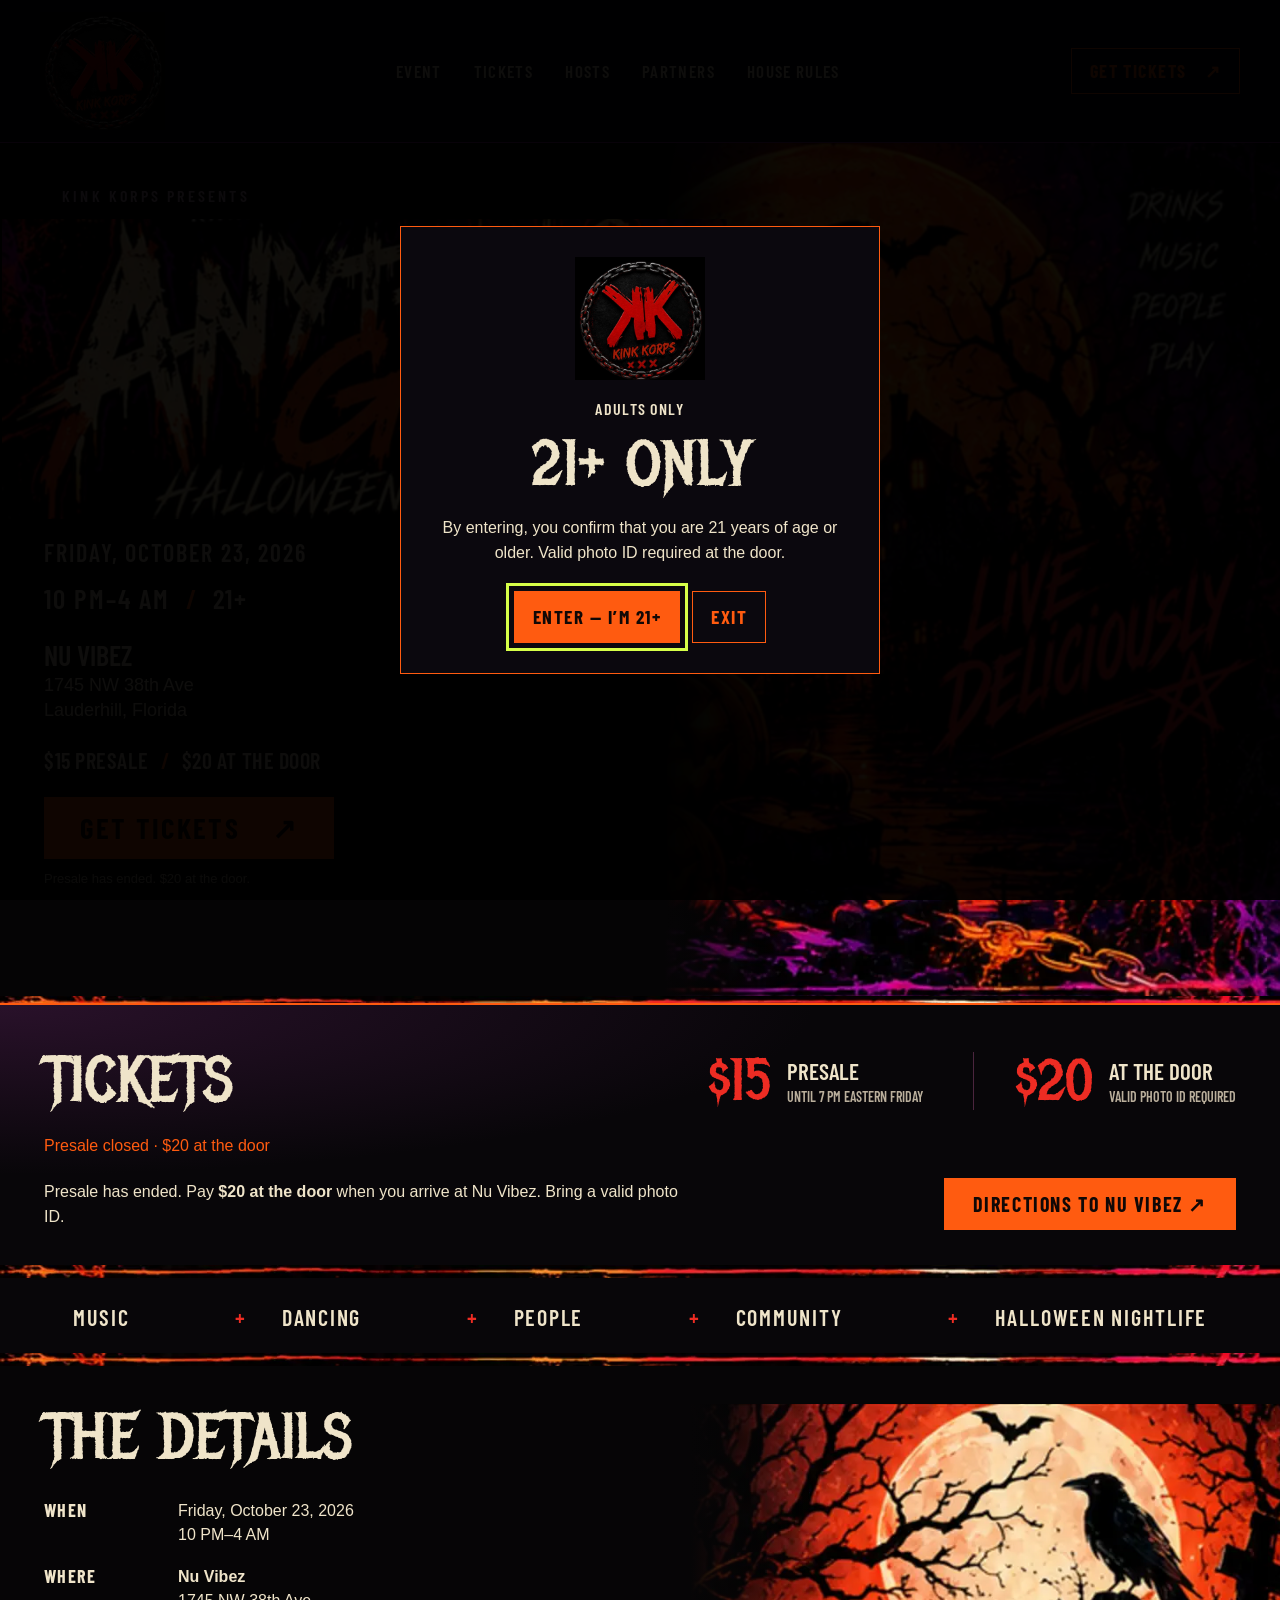
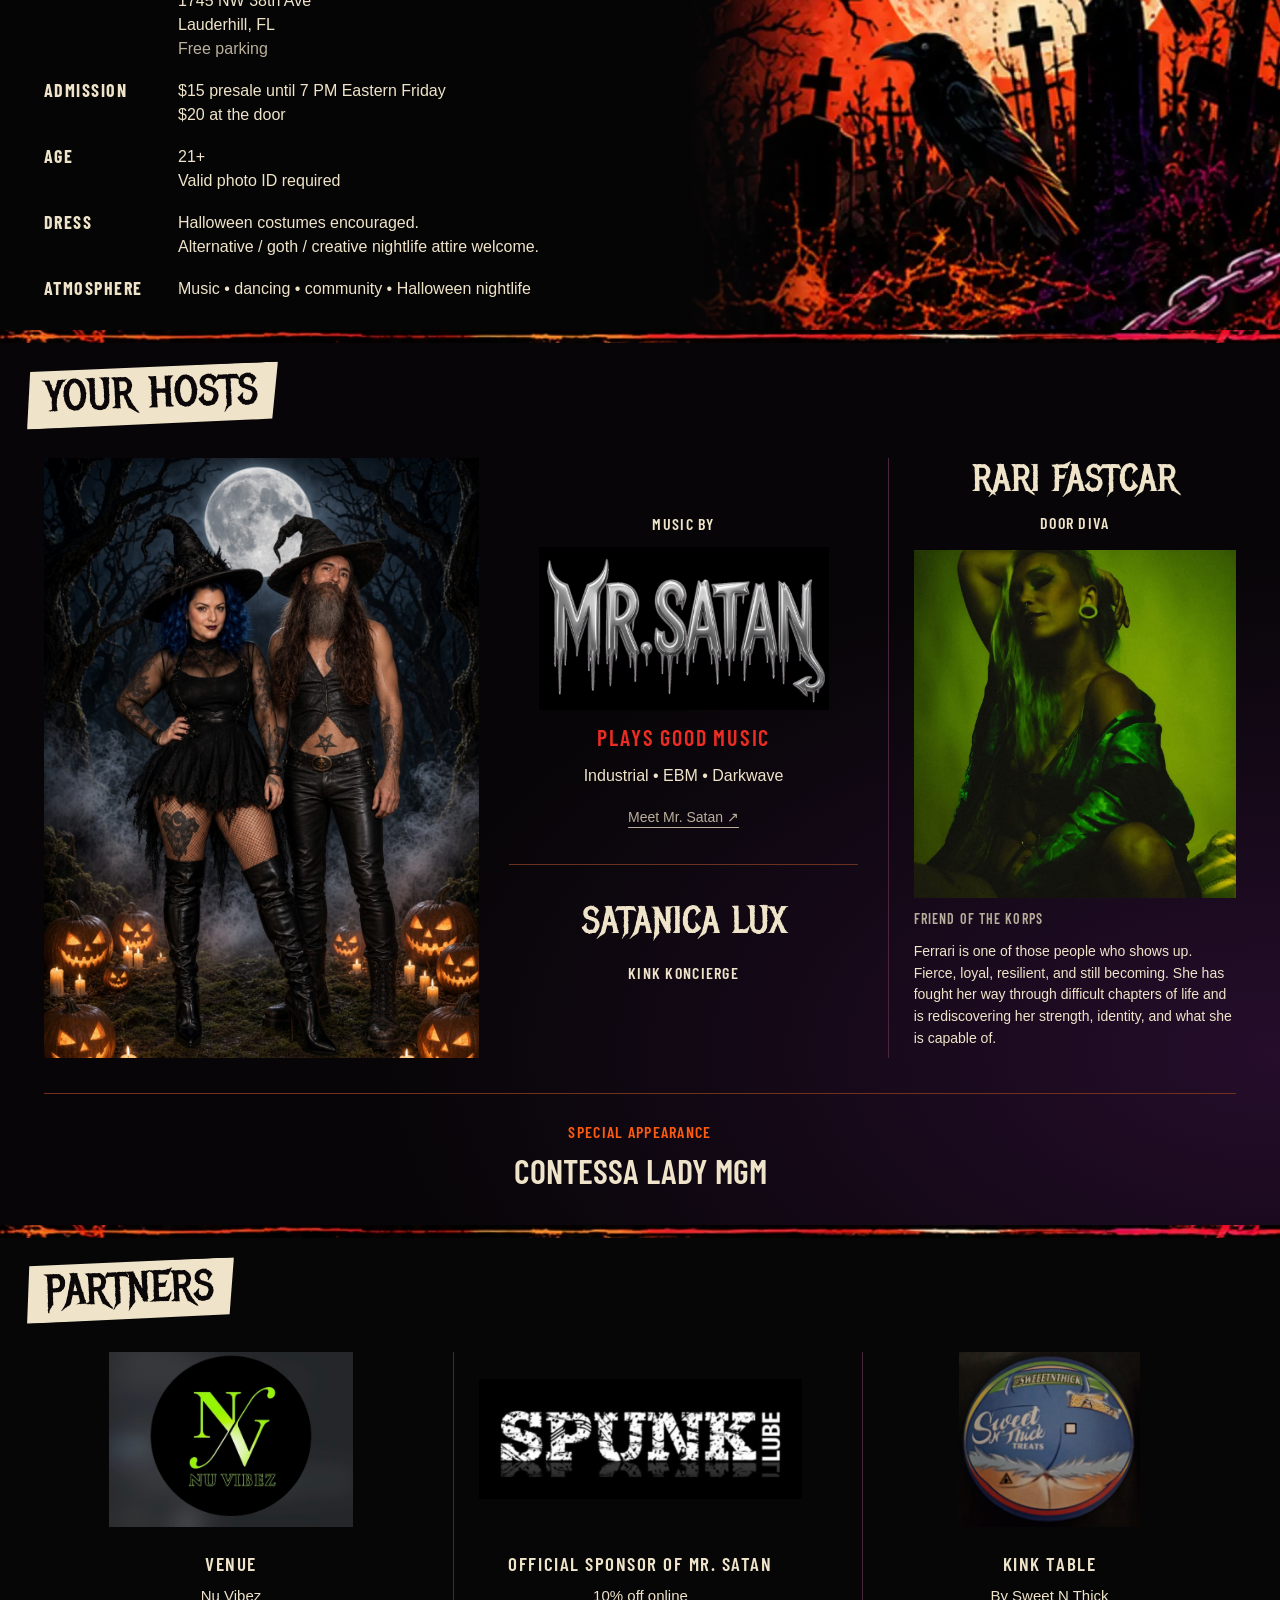
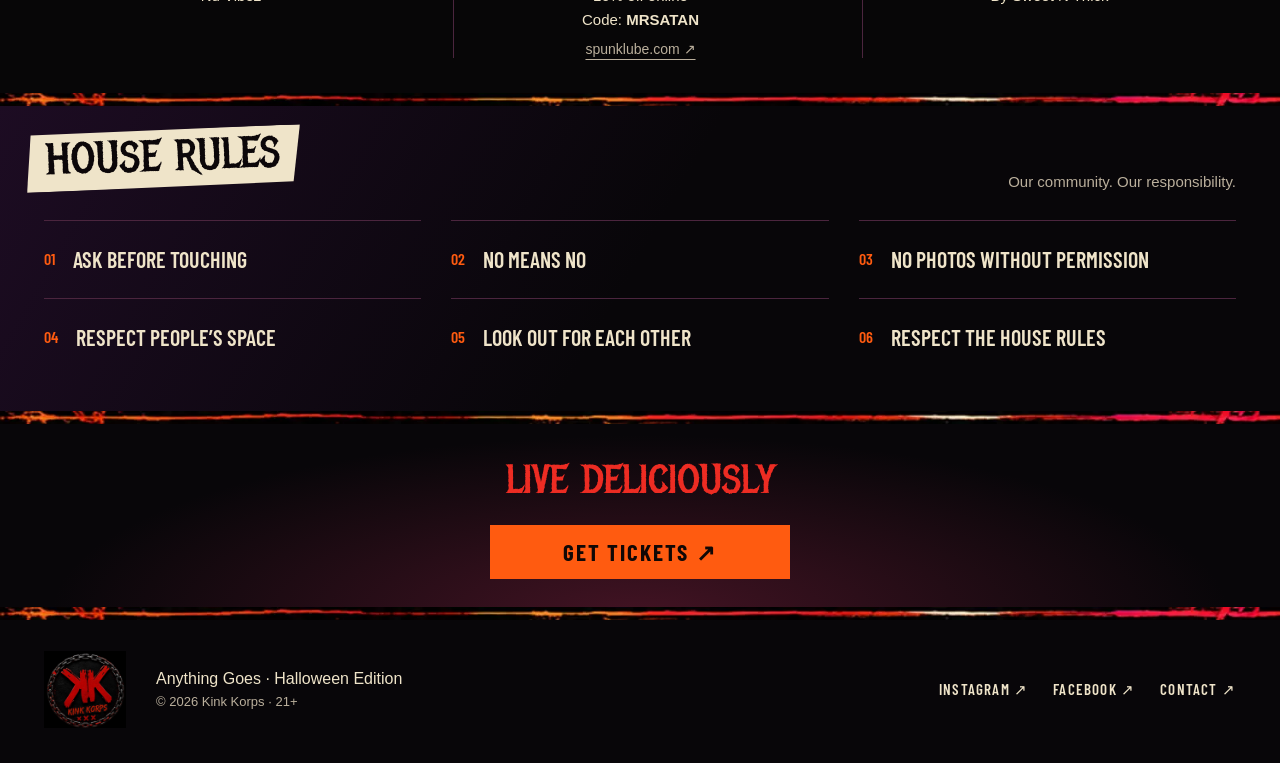
<file: index.html>
<!doctype html>
<html lang="en">
<head>
<meta charset="utf-8"><meta name="viewport" content="width=device-width,initial-scale=1">
<title>Anything Goes • Halloween Edition | Kink Korps</title>
<meta name="description" content="Kink Korps presents Anything Goes: Halloween Edition. October 23, 2026, 10 PM–4 AM at Nu Vibez, Lauderhill. 21+. $15 presale until 7 PM Eastern Friday; $20 at the door.">
<meta name="theme-color" content="#080609"><link rel="canonical" href="https://kinkkorps.com/">
<meta property="og:title" content="Anything Goes — Halloween Edition"><meta property="og:description" content="Live Deliciously. October 23 • 10 PM–4 AM • Nu Vibez • 21+"><meta property="og:type" content="website"><meta property="og:url" content="https://kinkkorps.com/"><meta property="og:image" content="https://kinkkorps.com/assets/halloween/kink-korps.jpg"><meta name="twitter:card" content="summary_large_image">
<link rel="icon" href="assets/halloween/kink-korps.jpg">
<link rel="stylesheet" href="halloween.css?v=20261023b"><script src="halloween.js?v=20261023b" defer></script>
</head>
<body>
<a class="skip" href="#main">Skip to content</a>
<dialog id="age-gate" aria-labelledby="age-title" aria-describedby="age-description">
  <img src="assets/halloween/kink-korps.jpg" width="1536" height="1447" alt="Kink Korps">
  <p class="eyebrow">Adults only</p><h2 id="age-title">21+ ONLY</h2>
  <p id="age-description">By entering, you confirm that you are 21 years of age or older. Valid photo ID required at the door.</p>
  <div class="gate-actions"><button class="button" id="age-enter">Enter — I’m 21+</button><button class="outline button" id="age-exit">Exit</button></div>
</dialog>
<header class="masthead">
<a class="brand" href="#top" aria-label="Kink Korps home"><img src="assets/halloween/kink-korps.jpg" width="1536" height="1447" alt="Kink Korps"></a>
<nav aria-label="Main navigation"><a href="#event">Event</a><a href="#tickets">Tickets</a><a href="#hosts">Hosts</a><a href="#partners">Partners</a><a href="#rules">House rules</a></nav>
<a class="button outline header-ticket" href="#tickets">Get tickets <span aria-hidden="true">↗</span></a>
</header>
<main id="main" tabindex="-1">
<section id="top" class="hero framed" aria-labelledby="event-title">
<div class="hero-copy">
<p class="eyebrow presents">Kink Korps presents</p>
<h1 id="event-title"><img class="event-title" src="assets/halloween/event-title.webp" alt="Anything Goes — Halloween Edition" width="940" height="390" fetchpriority="high"></h1>
<div class="hero-details">
<p class="hero-date">Friday, October 23, 2026</p><p class="hero-time">10 PM–4 AM <span> / </span> 21+</p>
<p class="hero-location"><strong>Nu Vibez</strong><br>1745 NW 38th Ave<br>Lauderhill, Florida</p>
<p class="hero-prices">$15 presale <span>/</span> $20 at the door</p>
<a class="button hero-cta" href="#tickets">Get tickets <span aria-hidden="true">↗</span></a>
<p class="small" data-ticket-note>Presale until 7 PM Eastern Friday.</p>
</div></div>
<figure class="hero-art"><img src="assets/halloween/moon-house.webp" alt="An orange moon above a haunted house and glowing jack-o’-lanterns. Live Deliciously." width="658" height="920" fetchpriority="high"></figure>
</section>
<section id="tickets" class="tickets section framed" aria-labelledby="tickets-title">
<div class="ticket-heading"><h2 id="tickets-title">Tickets</h2><div class="prices"><div><strong>$15</strong><span>Presale<small>Until 7 PM Eastern Friday</small></span></div><div><strong>$20</strong><span>At the door<small>Valid photo ID required</small></span></div></div></div>
<p class="ticket-status" id="ticket-status" role="status">Presale ends at 7 PM Friday, October 23 (Eastern).</p>
<div id="payment-area" hidden>
<ol class="ticket-flow"><li><span>01</span><div><strong>Pay</strong><p>Choose a payment method below.</p></div></li><li><span>02</span><div><strong>Include your name + email</strong><p>Add both to the payment note.</p></div></li><li><span>03</span><div><strong>Receive your digital ticket</strong><p>Delivered by email. Bring it with your ID.</p></div></li></ol>
<div class="payment-methods">
<a href="https://cash.app/$geo969/15" target="_blank" rel="noopener noreferrer"><strong>Cash App <span aria-hidden="true">↗</span></strong><span>$geo969</span></a>
<a href="https://venmo.com/thesatans?txn=pay&amp;amount=15&amp;note=Kink%20Korps%20Oct%2023" target="_blank" rel="noopener noreferrer"><strong>Venmo <span aria-hidden="true">↗</span></strong><span>@thesatans</span></a>
<a href="https://paypal.me/krystalalvarez544/15" target="_blank" rel="noopener noreferrer"><strong>PayPal <span aria-hidden="true">↗</span></strong><span>@krystalalvarez544</span></a>
<button id="copy-zelle" type="button"><strong>Zelle <span aria-hidden="true">⧉</span></strong><span>832-387-3426</span><small>Copy number</small></button>
</div><p id="copy-status" role="status" aria-live="polite"></p>
</div>
<div id="door-area" hidden><p>Presale has ended. Pay <strong>$20 at the door</strong> when you arrive at Nu Vibez. Bring a valid photo ID.</p><a class="button" href="https://www.google.com/maps/search/?api=1&amp;query=Nu%20Vibez%2C%201745%20NW%2038th%20Ave%2C%20Lauderhill%2C%20FL" target="_blank" rel="noopener noreferrer">Directions to Nu Vibez ↗</a></div>
<noscript><p>Presale ends at 7 PM Eastern on October 23, 2026. After 7 PM Eastern, admission is $20 at the door. For ticket help: <a href="mailto:mrsatanplaysgoodmusic@gmail.com">email us</a>.</p></noscript>
</section>
<div class="night-strip framed" aria-label="The atmosphere"><span>Music</span><span>Dancing</span><span>People</span><span>Community</span><span>Halloween nightlife</span></div>
<section id="event" class="details section framed" aria-labelledby="details-title">
<div class="details-copy"><h2 id="details-title">The details</h2><dl>
<div><dt>When</dt><dd>Friday, October 23, 2026<br>10 PM–4 AM</dd></div>
<div><dt>Where</dt><dd><strong>Nu Vibez</strong><br>1745 NW 38th Ave<br>Lauderhill, FL<br><span class="muted">Free parking</span></dd></div>
<div><dt>Admission</dt><dd>$15 presale until 7 PM Eastern Friday<br>$20 at the door</dd></div>
<div><dt>Age</dt><dd>21+<br>Valid photo ID required</dd></div>
<div><dt>Dress</dt><dd>Halloween costumes encouraged.<br>Alternative / goth / creative nightlife attire welcome.</dd></div>
<div><dt>Atmosphere</dt><dd>Music • dancing • community • Halloween nightlife</dd></div>
</dl></div><figure class="raven-art"><img src="assets/halloween/ravens.webp" alt="Ravens watch over a moonlit graveyard." width="730" height="605" loading="lazy"></figure>
</section>
<section id="hosts" class="hosts section framed" aria-labelledby="hosts-title"><h2 class="paper-title" id="hosts-title">Your hosts</h2>
<div class="host-layout">
<figure class="host-photo"><img src="assets/halloween/hosts.jpg" alt="Satanica Lux and Mr. Satan in witch hats, standing together in a Halloween scene." width="1024" height="1536" loading="lazy"></figure>
<div class="host-identities"><article><p class="eyebrow">Music by</p><h3><img class="satan-logo" src="assets/halloween/mr-satan-logo.png" alt="Mr. Satan" width="918" height="516" loading="lazy"></h3><p class="red-label">Plays good music</p><p>Industrial • EBM • Darkwave</p><a class="text-link" href="https://krystal929-afk.github.io/Mr.Satan-EPK/" target="_blank" rel="noopener noreferrer">Meet Mr. Satan ↗</a></article><article class="satanica"><h3>Satanica Lux</h3><p class="eyebrow">Kink Koncierge</p></article></div>
<article class="rari"><div><h3>Rari Fastcar</h3><p class="eyebrow">Door Diva</p></div><img src="assets/halloween/rari-green.jpg" alt="Rari Fastcar in her original green-lit portrait." width="1024" height="1536" loading="lazy"><div class="rari-copy"><p class="eyebrow">Friend of the Korps</p><p>Ferrari is one of those people who shows up. Fierce, loyal, resilient, and still becoming. She has fought her way through difficult chapters of life and is rediscovering her strength, identity, and what she is capable of.</p></div></article>
</div><div class="appearance"><p class="eyebrow">Special appearance</p><h3>Contessa Lady MGM</h3></div>
</section>
<section id="partners" class="partners section framed" aria-labelledby="partners-title"><h2 class="paper-title" id="partners-title">Partners</h2><div class="partner-grid">
<article><img src="assets/nu-vibez-logo.jpg" width="1170" height="840" alt="Nu Vibez" loading="lazy"><h3>Venue</h3><p>Nu Vibez</p></article>
<article><a href="https://spunklube.com" target="_blank" rel="noopener noreferrer"><img src="assets/halloween/spunk-lube.jpg" width="1536" height="559" alt="Spunk Lube" loading="lazy"></a><h3>Official sponsor of Mr. Satan</h3><p>10% off online<br>Code: <strong>MRSATAN</strong></p><a class="text-link" href="https://spunklube.com" target="_blank" rel="noopener noreferrer">spunklube.com ↗</a></article>
<article><img src="assets/halloween/sweet-n-thick.jpg" width="1536" height="1479" alt="Sweet N Thick Treats" loading="lazy"><h3>Kink Table</h3><p>By Sweet N Thick</p></article>
</div></section>
<section id="rules" class="rules section framed" aria-labelledby="rules-title"><div class="rules-heading"><h2 class="paper-title" id="rules-title">House rules</h2><p>Our community. Our responsibility.</p></div><ol><li>Ask before touching</li><li>No means no</li><li>No photos without permission</li><li>Respect people’s space</li><li>Look out for each other</li><li>Respect the house rules</li></ol></section>
<section class="closing section framed"><p class="closing-line">Live Deliciously</p><a class="button" href="#tickets">Get tickets ↗</a></section>
</main>
<footer><a href="#top"><img src="assets/halloween/kink-korps.jpg" width="1536" height="1447" alt="Kink Korps"></a><div><p>Anything Goes · Halloween Edition</p><p class="small">© 2026 Kink Korps · 21+</p></div><nav aria-label="Social links"><a href="https://www.instagram.com/kink_korps" target="_blank" rel="noopener noreferrer">Instagram ↗</a><a href="https://www.facebook.com/share/1GfdckdrfF/" target="_blank" rel="noopener noreferrer">Facebook ↗</a><a href="mailto:mrsatanplaysgoodmusic@gmail.com">Contact ↗</a></nav></footer>
<a class="mobile-ticket button" href="#tickets"><span id="mobile-label">Get tickets</span><span aria-hidden="true">↗</span></a>
</body></html>
</file>
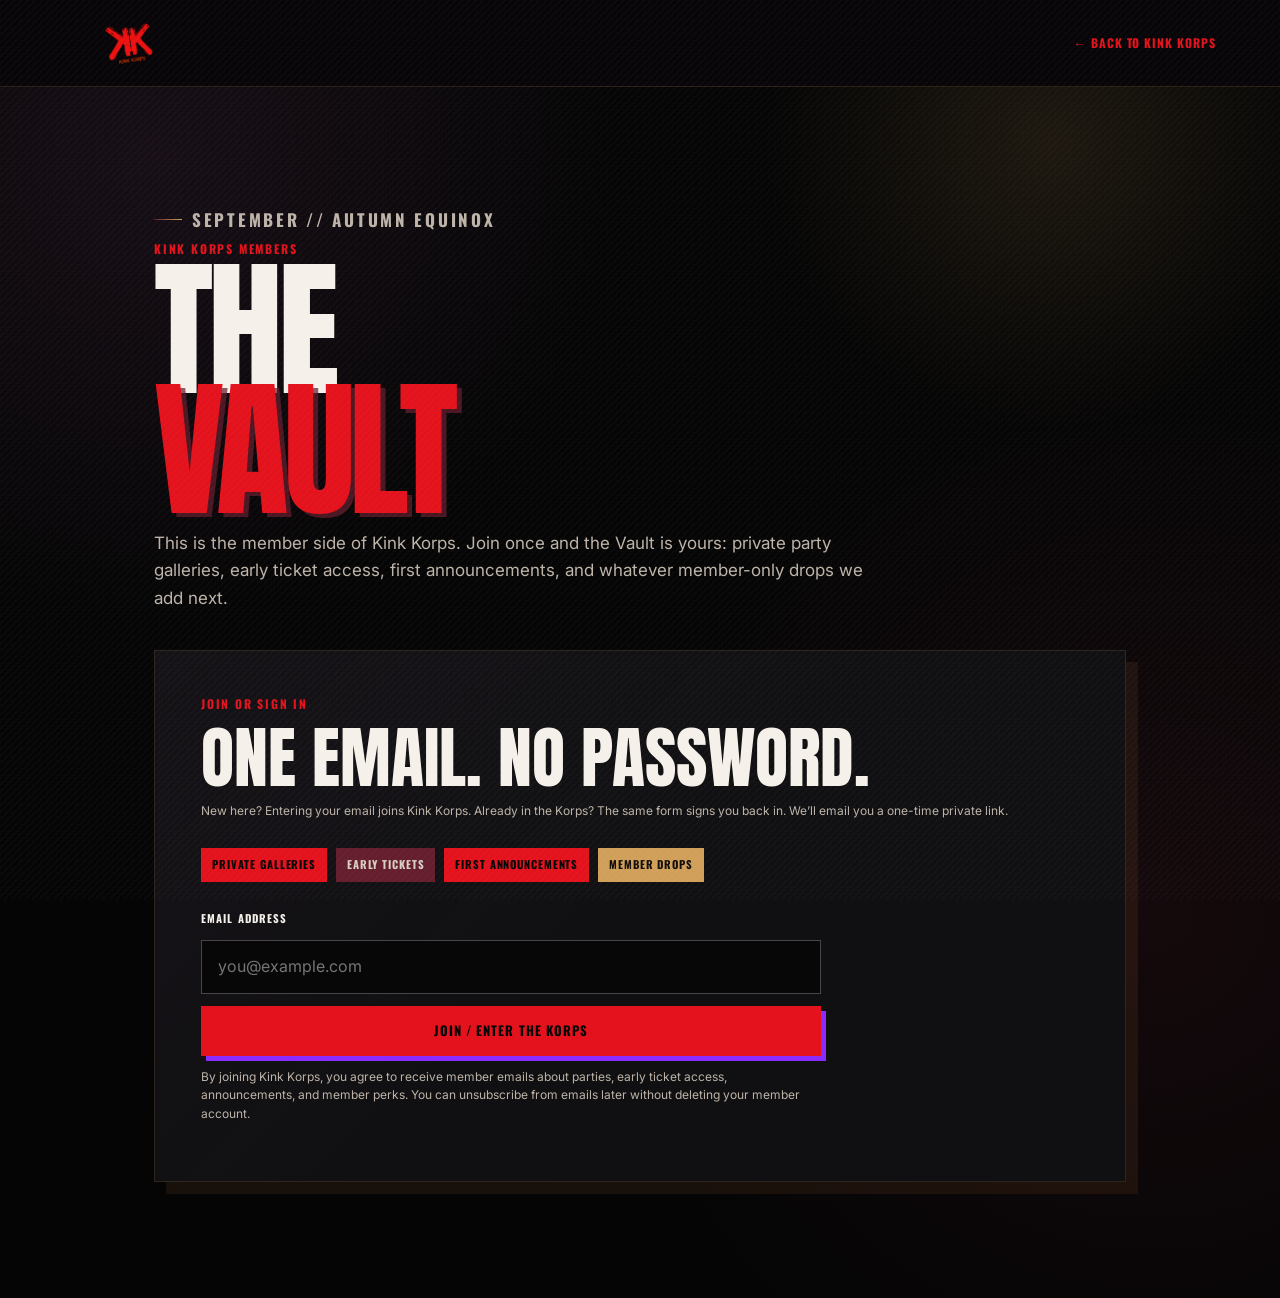
<file: gallery.html>
<!doctype html>
<html lang="en">
<head>
  <meta charset="utf-8">
  <meta name="viewport" content="width=device-width, initial-scale=1">
  <title>The Vault | Kink Korps Members</title>
  <meta name="description" content="The Kink Korps member Vault: private party galleries, early ticket access, announcements, and member drops.">
  <meta name="theme-color" content="#050505">
  <meta name="robots" content="noindex,nofollow,noarchive">
  <link rel="stylesheet" href="theme.css">
  <link rel="stylesheet" href="styles.css">
  <link rel="stylesheet" href="extras.css">
  <link rel="stylesheet" href="seasonal.css">
</head>
<body class="vault-page season-equinox">
  <header class="vault-header">
    <a href="index.html" aria-label="Back to Kink Korps">
      <img src="assets/kink-korps-logo.png" alt="Kink Korps">
    </a>
    <a href="index.html">← Back to Kink Korps</a>
  </header>

  <main class="vault-shell">
    <section class="vault-intro">
      <p class="seasonal-kicker">SEPTEMBER // AUTUMN EQUINOX</p>
      <p class="kicker">KINK KORPS MEMBERS</p>
      <h1>THE<br><span>VAULT</span></h1>
      <p>
        This is the member side of Kink Korps. Join once and the Vault is yours:
        private party galleries, early ticket access, first announcements, and
        whatever member-only drops we add next.
      </p>
    </section>

    <section id="login-panel" class="vault-panel">
      <p class="kicker">JOIN OR SIGN IN</p>
      <h2>One email. No password.</h2>
      <p class="vault-note">
        New here? Entering your email joins Kink Korps. Already in the Korps?
        The same form signs you back in. We’ll email you a one-time private link.
      </p>

      <div class="member-benefits" aria-label="Kink Korps member benefits">
        <span>Private Galleries</span>
        <span>Early Tickets</span>
        <span>First Announcements</span>
        <span>Member Drops</span>
      </div>

      <form id="vault-login-form" class="vault-form">
        <label for="vault-email">Email address</label>
        <input id="vault-email" name="email" type="email" autocomplete="email" required placeholder="you@example.com">

        <button class="button button-primary" type="submit">Join / Enter the Korps</button>
        <p class="vault-note">
          By joining Kink Korps, you agree to receive member emails about parties,
          early ticket access, announcements, and member perks. You can unsubscribe
          from emails later without deleting your member account.
        </p>
        <p id="vault-login-status" class="vault-status" role="status" aria-live="polite"></p>
      </form>
    </section>

    <section id="gallery-panel" class="vault-panel" hidden>
      <div class="vault-account">
        <div>
          <p class="kicker">MEMBER ACCESS</p>
          <p id="vault-account-email"></p>
        </div>
        <button id="vault-signout" class="button button-ghost" type="button">Sign Out</button>
      </div>

      <div class="vault-member-banner">
        <strong>You’re in the Korps.</strong>
        <span>Published galleries are available to every active member.</span>
      </div>

      <div id="gallery-list" class="gallery-list"></div>
      <div id="gallery-empty" class="vault-empty" hidden>
        <strong>The Vault is open. The shelves are just empty right now.</strong><br>
        Published party galleries will appear here automatically for every Kink Korps member.
      </div>
      <p id="gallery-status" class="vault-status" role="status" aria-live="polite"></p>
    </section>
  </main>

  <script type="module">
    import { createClient } from "https://esm.sh/@supabase/supabase-js@2";

    const SUPABASE_URL = "https://psfwkawwkzjifzyscuph.supabase.co";
    const SUPABASE_KEY = "sb_publishable_QBzdRHqal1-FLSrS4tR6hw_r1AYuHjc";
    const REDIRECT_URL = "https://krystal929-afk.github.io/Kink-Korps/gallery.html";

    const supabase = createClient(SUPABASE_URL, SUPABASE_KEY, {
      auth: {
        persistSession: true,
        detectSessionInUrl: true,
      },
    });

    const loginPanel = document.getElementById("login-panel");
    const galleryPanel = document.getElementById("gallery-panel");
    const loginForm = document.getElementById("vault-login-form");
    const loginStatus = document.getElementById("vault-login-status");
    const galleryStatus = document.getElementById("gallery-status");
    const accountEmail = document.getElementById("vault-account-email");
    const galleryList = document.getElementById("gallery-list");
    const galleryEmpty = document.getElementById("gallery-empty");
    const signoutButton = document.getElementById("vault-signout");

    function setStatus(node, text, state = "") {
      node.textContent = text;
      if (state) node.dataset.state = state;
      else delete node.dataset.state;
    }

    async function loadGalleries(user) {
      loginPanel.hidden = true;
      galleryPanel.hidden = false;
      accountEmail.textContent = `Signed in as ${user.email}`;
      galleryList.innerHTML = "";
      galleryEmpty.hidden = true;
      setStatus(galleryStatus, "Loading the Vault…");

      const { data: galleries, error: galleryError } = await supabase
        .from("galleries")
        .select("id, slug, title, event_date, description")
        .order("event_date", { ascending: false });

      if (galleryError) {
        setStatus(galleryStatus, "The Vault didn’t open cleanly. Sign out and try again.", "error");
        return;
      }

      if (!galleries || galleries.length === 0) {
        setStatus(galleryStatus, "");
        galleryEmpty.hidden = false;
        return;
      }

      const galleryIds = galleries.map((gallery) => gallery.id);
      const { data: photos, error: photoError } = await supabase
        .from("gallery_photos")
        .select("id, gallery_id, storage_path, caption, sort_order")
        .in("gallery_id", galleryIds)
        .order("sort_order", { ascending: true });

      if (photoError) {
        setStatus(galleryStatus, "The galleries opened, but the photos didn’t. Try again in a minute.", "error");
        return;
      }

      for (const gallery of galleries) {
        const article = document.createElement("article");
        article.className = "private-gallery";

        const title = document.createElement("h3");
        title.textContent = gallery.title;
        article.appendChild(title);

        if (gallery.event_date) {
          const meta = document.createElement("p");
          meta.className = "gallery-meta";
          meta.textContent = new Date(`${gallery.event_date}T12:00:00`).toLocaleDateString(undefined, {
            year: "numeric",
            month: "long",
            day: "numeric",
          });
          article.appendChild(meta);
        }

        if (gallery.description) {
          const description = document.createElement("p");
          description.textContent = gallery.description;
          article.appendChild(description);
        }

        const galleryPhotos = (photos || []).filter((photo) => photo.gallery_id === gallery.id);

        if (galleryPhotos.length > 0) {
          const grid = document.createElement("div");
          grid.className = "private-photo-grid";

          for (const photo of galleryPhotos) {
            const { data: signed, error: signedError } = await supabase.storage
              .from("party-photos")
              .createSignedUrl(photo.storage_path, 300);

            if (signedError || !signed?.signedUrl) continue;

            const figure = document.createElement("figure");
            const image = document.createElement("img");
            image.src = signed.signedUrl;
            image.alt = photo.caption || `${gallery.title} party photo`;
            image.loading = "lazy";
            image.referrerPolicy = "no-referrer";
            figure.appendChild(image);

            if (photo.caption) {
              const caption = document.createElement("figcaption");
              caption.textContent = photo.caption;
              figure.appendChild(caption);
            }

            grid.appendChild(figure);
          }

          article.appendChild(grid);
        } else {
          const empty = document.createElement("p");
          empty.className = "vault-note";
          empty.textContent = "Photos for this gallery are being added.";
          article.appendChild(empty);
        }

        galleryList.appendChild(article);
      }

      setStatus(galleryStatus, "");
    }

    async function renderSession() {
      const { data: { session } } = await supabase.auth.getSession();

      if (session?.user) {
        await loadGalleries(session.user);
      } else {
        loginPanel.hidden = false;
        galleryPanel.hidden = true;
      }
    }

    loginForm.addEventListener("submit", async (event) => {
      event.preventDefault();
      const email = document.getElementById("vault-email").value.trim().toLowerCase();
      const submitButton = loginForm.querySelector("button[type='submit']");

      submitButton.disabled = true;
      setStatus(loginStatus, "Sending your Korps link…");

      try {
        const { error } = await supabase.auth.signInWithOtp({
          email,
          options: {
            shouldCreateUser: true,
            emailRedirectTo: REDIRECT_URL,
            data: {
              membership_source: "vault",
            },
          },
        });

        if (error) throw error;

        setStatus(loginStatus, "Check your email. Your Kink Korps link is on the way. 🖤", "success");
      } catch (error) {
        console.error(error);
        setStatus(loginStatus, "That didn’t go through. Check the email address and try again.", "error");
      } finally {
        submitButton.disabled = false;
      }
    });

    signoutButton.addEventListener("click", async () => {
      await supabase.auth.signOut();
      window.location.replace("gallery.html");
    });

    supabase.auth.onAuthStateChange((_event, session) => {
      if (session?.user) loadGalleries(session.user);
    });

    await renderSession();
  </script>
</body>
</html>
</file>
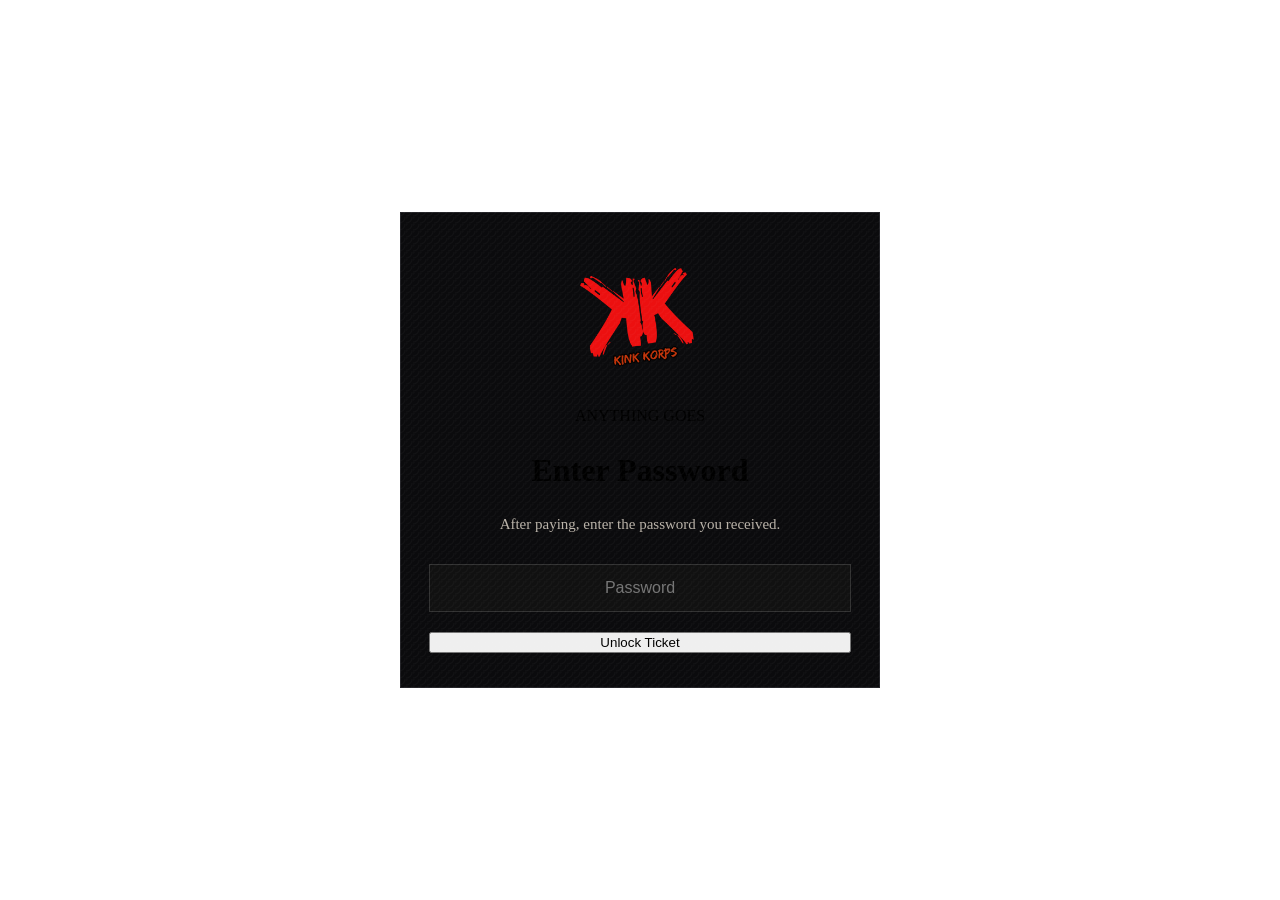
<file: Ticket.html>
<!doctype html>
<html lang="en">
<head>
  <meta charset="utf-8">
  <meta name="viewport" content="width=device-width, initial-scale=1">
  <title>Anything Goes — Ticket</title>
  <link rel="stylesheet" href="styles.css">
  <style>
    .ticket-page {
      min-height: 100vh;
      display: flex;
      align-items: center;
      justify-content: center;
      padding: 30px 16px;
    }
    .ticket-box {
      background: #0b0b0d;
      border: 1px solid #242428;
      max-width: 480px;
      width: 100%;
      padding: 32px 28px;
      text-align: center;
    }
    .ticket-box h1 {
      font-size: 42px;
      margin: 10px 0 6px;
    }
    .ticket-logo {
      width: 140px;
      margin: 0 auto 18px;
    }
    .password-form input {
      width: 100%;
      padding: 14px;
      margin: 12px 0;
      background: #111;
      border: 1px solid #333;
      color: #fff;
      font-size: 16px;
      text-align: center;
    }
    .name-input {
      width: 100%;
      padding: 12px;
      margin: 16px 0 8px;
      background: #111;
      border: 1px solid #333;
      color: #fff;
      font-size: 16px;
      text-align: center;
    }
    .ticket-card {
      display: none;
      margin-top: 10px;
      padding: 24px 20px;
      border: 2px solid #9eff00;
      background: #0a0a0a;
    }
    .ticket-card.show { display: block; }
    .ticket-card .event-title {
      font: 700 28px Oswald, sans-serif;
      color: #9eff00;
      letter-spacing: 0.05em;
      margin: 8px 0;
    }
    .ticket-meta {
      color: #b9b2a8;
      font-size: 15px;
      line-height: 1.5;
      margin: 12px 0;
    }
    .guest-name {
      font: 700 22px Oswald, sans-serif;
      color: #fff;
      margin: 16px 0 8px;
      min-height: 28px;
    }
    .valid {
      display: inline-block;
      margin-top: 14px;
      padding: 8px 16px;
      border: 1px solid #ed1c24;
      color: #ed1c24;
      font: 700 13px Oswald, sans-serif;
      letter-spacing: 0.12em;
      text-transform: uppercase;
    }
    .error {
      color: #ed1c24;
      font-size: 14px;
      margin-top: 8px;
      display: none;
    }
  </style>
</head>
<body>
  <div class="ticket-page">
    <div class="ticket-box">
      <img src="assets/kink-korps-logo.png" alt="Kink Korps" class="ticket-logo">
      
      <div id="passwordSection">
        <p class="eyebrow">ANYTHING GOES</p>
        <h2 style="font-size:32px;margin:8px 0 16px;">Enter Password</h2>
        <p style="color:#b9b2a8;font-size:15px;margin-bottom:16px;">After paying, enter the password you received.</p>
        
        <div class="password-form">
          <input type="password" id="passwordInput" placeholder="Password" autocomplete="off">
          <button class="ticket-button" onclick="checkPassword()" style="width:100%;margin-top:8px;">Unlock Ticket</button>
          <p class="error" id="errorMsg">Wrong password</p>
        </div>
      </div>

      <div class="ticket-card" id="ticketCard">
        <p class="eyebrow">KINK KORPS PRESENTS</p>
        <div class="event-title">ANYTHING GOES</div>
        <div class="ticket-meta">
          Friday, August 28 • 10:00 PM – 4:00 AM<br>
          Nu Vibez • 1745 NW 38th Ave
        </div>
        
        <input type="text" class="name-input" id="guestName" placeholder="Type your name here" oninput="updateName()">
        <div class="guest-name" id="displayName">YOUR NAME</div>
        
        <div class="valid">Valid for Entry</div>
        <p style="color:#666;font-size:12px;margin-top:18px;">Screenshot this ticket and show it at the door</p>
      </div>
    </div>
  </div>

  <script>
    function checkPassword() {
      const input = document.getElementById('passwordInput').value.trim();
      const error = document.getElementById('errorMsg');
      
      if (input === 'ATG2026') {
        document.getElementById('passwordSection').style.display = 'none';
        document.getElementById('ticketCard').classList.add('show');
        error.style.display = 'none';
      } else {
        error.style.display = 'block';
      }
    }

    function updateName() {
      const name = document.getElementById('guestName').value.trim();
      document.getElementById('displayName').textContent = name || 'YOUR NAME';
    }

    // Allow Enter key
    document.getElementById('passwordInput').addEventListener('keyup', function(e) {
      if (e.key === 'Enter') checkPassword();
    });
  </script>
</body>
</html>
</file>
<file: halloween.css>
@font-face{font-family:'Metal Mania';font-style:normal;font-weight:400;font-display:swap;src:url('assets/halloween/fonts/metal-mania-latin-400-normal.woff2') format('woff2')}@font-face{font-family:'Barlow Condensed';font-style:normal;font-weight:400 600;font-display:swap;src:url('assets/halloween/fonts/barlow-condensed-latin-600-normal.woff2') format('woff2')}@font-face{font-family:'Barlow Condensed';font-style:normal;font-weight:700 900;font-display:swap;src:url('assets/halloween/fonts/barlow-condensed-latin-700-normal.woff2') format('woff2')}
:root{color-scheme:dark;--black:#080609;--bone:#efe4c9;--orange:#ff5b10;--red:#ed2c23;--purple:#88239f;--muted:#baaf9c;--line:#4b253e;font-family:Arial,Helvetica,sans-serif;font-size:16px;color:var(--bone);background:var(--black)}*{box-sizing:border-box}body{margin:0}h1,h2,h3,p,figure{margin:0}img{max-width:100%;height:auto;display:block}a{color:inherit;text-decoration:none}button{font:inherit;cursor:pointer}p{line-height:1.6}a:focus-visible,button:focus-visible{outline:3px solid #d6ff48;outline-offset:5px}a:hover{color:var(--orange)}[hidden]{display:none!important}html{scroll-behavior:smooth;scroll-padding-top:24px}.skip{position:fixed;top:-100px;left:20px;z-index:100;background:var(--bone);color:#000;padding:14px}.skip:focus{top:10px}.eyebrow,nav,.button,dt,.red-label,.hero-date,.hero-time,.hero-prices,.night-strip,.partner-grid h3{font-family:'Barlow Condensed',Arial,sans-serif;text-transform:uppercase;letter-spacing:.08em}.eyebrow{font-size:16px;font-weight:600}.small{font-size:13px;color:var(--muted)}.muted{color:var(--muted)}.button{display:inline-flex;justify-content:center;align-items:center;gap:32px;min-height:52px;padding:12px 28px;font-size:23px;font-weight:700;background:var(--orange);color:#110806;border:1px solid var(--orange);transition:background .15s}.button:hover{color:#000;background:#ff8b38}.button.outline{background:transparent;color:var(--orange)}.button.outline:hover{background:var(--orange);color:#000}.masthead,main,footer{max-width:1320px;margin-inline:auto}.masthead{display:flex;align-items:center;justify-content:space-between;padding:12px 40px;gap:28px}.brand{flex:0 0 125px}.brand img{width:125px;height:118px;object-fit:contain}.masthead nav{display:flex;gap:32px;font-weight:600;font-size:17px}.masthead nav a{padding-block:14px}.header-ticket{font-size:18px;min-height:46px;padding:10px 18px;gap:18px}.framed{position:relative;border-bottom:2px solid var(--orange)}.framed:after{content:'';position:absolute;left:0;right:0;bottom:-6px;height:13px;background:url('assets/halloween/divider.webp') center/100% 100%;pointer-events:none;z-index:2}.hero{display:grid;grid-template-columns:1.08fr 1fr;overflow:hidden;border-top:1px solid var(--purple);background:#050405}.hero-copy{padding:40px 0 42px 44px;z-index:1}.presents{margin-left:18px;letter-spacing:.2em;color:#d4adcf}.event-title{width:100%;margin-top:10px;mix-blend-mode:lighten}h1{margin-left:-42px;margin-right:-62px;position:relative;z-index:2}.hero-details{padding-top:15px;max-width:520px}.hero-date{font-size:24px;font-weight:600}.hero-time{font-size:27px;margin-top:4px}.hero-time span,.hero-prices span{color:var(--orange);padding-inline:8px}.hero-location{margin-top:18px;line-height:1.4;font-size:18px}.hero-location strong{font:600 28px 'Barlow Condensed',sans-serif;text-transform:uppercase}.hero-prices{font-size:22px;margin-top:20px;font-weight:600;letter-spacing:.025em}.hero-cta{margin-top:18px;min-width:290px;font-size:29px}.hero-details .small{margin-top:10px}.hero-art{height:100%;min-width:0;position:relative;overflow:hidden}.hero-art img{width:100%;height:100%;object-fit:cover;object-position:center}.hero-art:before{content:'';position:absolute;inset:0;background:linear-gradient(90deg,#050405,transparent 20%);pointer-events:none}.section{padding:42px 44px}h2{font:400 clamp(40px,5vw,65px)/1.05 'Metal Mania',Georgia,serif;text-transform:uppercase}h3{font:500 31px/1.1 'Barlow Condensed',sans-serif}.ticket-heading{display:flex;align-items:center;justify-content:space-between;gap:30px}.tickets{background:radial-gradient(ellipse at 0 0,#29112a,transparent 45%),#080609}.prices{display:flex;gap:50px}.prices>div{display:flex;align-items:center;gap:16px}.prices>div+div{border-left:1px solid var(--line);padding-left:42px}.prices strong{font:400 58px/1 'Metal Mania',serif;color:var(--red)}.prices span{font:600 23px 'Barlow Condensed',sans-serif;text-transform:uppercase}.prices small{display:block;font:500 14px 'Barlow Condensed',sans-serif;color:var(--muted);margin-top:3px}.ticket-status{margin-top:18px;color:var(--orange)}.ticket-flow{padding:0;list-style:none;display:grid;grid-template-columns:repeat(3,1fr);gap:28px;margin:28px 0}.ticket-flow li{display:flex;gap:16px}.ticket-flow li>span{font:40px/1 'Metal Mania',serif;color:var(--red)}.ticket-flow strong{font:600 23px 'Barlow Condensed',sans-serif;text-transform:uppercase}.ticket-flow p{font-size:14px;color:var(--muted);margin-top:5px}.payment-methods{display:grid;grid-template-columns:repeat(4,1fr);gap:14px}.payment-methods a,.payment-methods button{text-align:left;background:#0d080f;border:1px solid #7b367f;padding:20px;color:var(--bone);min-width:0;overflow-wrap:anywhere}.payment-methods strong{display:flex;justify-content:space-between;font:600 25px 'Barlow Condensed',sans-serif;letter-spacing:.01em;margin-bottom:8px}.payment-methods strong span{color:var(--orange)}.payment-methods a>span,.payment-methods button>span{font-size:13px}.payment-methods small{display:block;margin-top:8px;color:var(--muted)}.payment-methods a:hover,.payment-methods button:hover{background:#211324;border-color:var(--orange)}#copy-status:empty{display:none}#copy-status{margin-top:12px}#door-area{margin-top:20px;display:flex;align-items:center;justify-content:space-between;gap:30px}#door-area p{max-width:650px}#door-area .button{font-size:20px;white-space:nowrap}.night-strip{padding:30px;display:flex;align-items:center;justify-content:space-around;gap:20px;font-size:22px;text-align:center;letter-spacing:.08em}.night-strip span+span:before{content:'+';color:var(--red);margin-right:35px}.details{display:grid;grid-template-columns:1.1fr 1fr;gap:0;padding-right:0;padding-bottom:0;background:#060506}.details-copy{padding-bottom:36px;position:relative;z-index:1}.details h2{margin-bottom:28px;color:var(--bone)}dl{margin:0}dl>div{display:grid;grid-template-columns:118px 1fr;gap:16px;margin-top:18px}dt{font-size:18px;font-weight:700;color:var(--bone)}dd{margin:0;font-size:16px;line-height:1.5}.raven-art{align-self:stretch;overflow:hidden;position:relative}.raven-art img{width:100%;height:100%;object-fit:cover;object-position:55% center}.raven-art:before{content:'';position:absolute;inset:0;background:linear-gradient(90deg,#060506,transparent 22%)}.paper-title{display:inline-block;padding:5px 20px 9px;background:var(--bone);color:#0c0709;transform:rotate(-2deg);font-size:43px;margin-left:-18px;margin-top:-15px;margin-bottom:32px;clip-path:polygon(2% 3%,100% 0,97% 96%,0 100%)}.hosts{background:radial-gradient(ellipse at 100% 80%,#250d2b,transparent 50%),#070507}.host-layout{display:grid;grid-template-columns:1.25fr 1fr 1fr;gap:30px}.host-photo img{width:100%;height:100%;object-fit:cover;object-position:top;max-height:600px}.host-identities{text-align:center;display:flex;flex-direction:column;justify-content:center}.host-identities article{padding:10px 0 28px}.satan-logo{width:100%;max-width:290px;margin:10px auto}.red-label{color:var(--red);font-size:22px;margin-bottom:8px}.host-identities p:not(.eyebrow):not(.red-label){font-size:16px}.text-link{font-size:14px;text-decoration:underline;text-underline-offset:5px}.host-identities .text-link{display:inline-block;margin-top:20px;color:var(--muted)}.host-identities .satanica{border-top:1px solid #6b311f;padding-top:35px;margin-top:10px}.satanica h3,.rari h3{font-family:'Metal Mania',serif;text-transform:uppercase;font-size:clamp(28px,3vw,40px)}.satanica .eyebrow{margin-top:18px}.rari{border-left:1px solid var(--line);padding-left:25px}.rari>div:first-child{text-align:center;margin-bottom:15px}.rari .eyebrow{margin-top:10px}.rari>img{width:100%;aspect-ratio:1/1.08;object-fit:cover;object-position:50% 20%}.rari-copy p:last-child{font-size:14px;line-height:1.55;margin-top:10px}.rari-copy .eyebrow{color:var(--muted);font-size:14px}.appearance{border-top:1px solid #71311c;margin-top:35px;padding-top:25px;text-align:center}.appearance .eyebrow{color:var(--orange);margin-bottom:8px}.appearance h3{text-transform:uppercase;font-weight:600;font-size:34px}.partners{background:#070607}.partner-grid{display:grid;grid-template-columns:repeat(3,1fr);gap:35px}.partner-grid article{text-align:center;padding:0 25px}.partner-grid article+article{border-left:1px solid var(--line)}.partner-grid img{width:100%;height:175px;object-fit:contain;margin-bottom:25px}.partner-grid h3{font-size:19px;line-height:1.3}.partner-grid p{font-size:15px;margin:8px 0}.partner-grid .text-link{color:var(--muted)}.rules{background:linear-gradient(120deg,#1d0c23,transparent 50%),#080609}.rules-heading{display:flex;justify-content:space-between;gap:20px;align-items:center}.rules-heading p{font-size:15px;color:var(--muted)}.rules ol{padding:0;list-style:none;counter-reset:rules;display:grid;grid-template-columns:repeat(3,1fr);gap:0 30px;margin:0}.rules li{counter-increment:rules;border-top:1px solid var(--line);padding:24px 0;font:600 22px/1.3 'Barlow Condensed',sans-serif;text-transform:uppercase;display:flex;gap:18px;align-items:center}.rules li:before{content:'0' counter(rules);color:var(--orange);font-size:16px}.closing{text-align:center;padding-block:35px;background:radial-gradient(ellipse at 50% 100%,#421323,transparent 65%)}.closing-line{font:40px 'Metal Mania',serif;text-transform:uppercase;color:var(--red);margin-bottom:20px}.closing .button{min-width:300px}footer{display:flex;align-items:center;justify-content:space-between;gap:30px;padding:35px 44px}footer img{width:82px}footer>div{margin-right:auto}footer nav{display:flex;gap:25px;font-size:15px}.mobile-ticket{display:none}dialog{background:#0b080e;color:var(--bone);border:1px solid var(--orange);padding:30px;width:min(480px,calc(100% - 32px));text-align:center;max-height:90vh;overflow:auto}dialog::backdrop{background:rgba(0,0,0,.94)}dialog img{width:130px;margin:0 auto 16px}dialog h2{margin:10px 0 16px}dialog>p:not(.eyebrow){font-size:16px}.gate-actions{display:flex;gap:12px;justify-content:center;margin-top:25px}.gate-actions .button{font-size:19px;padding:12px 18px}body:has(dialog[open]){overflow:hidden}
@media(min-width:1500px){body{background:radial-gradient(ellipse at 0 50%,#180b1a,transparent 30%),radial-gradient(ellipse at 100% 0,#2d1113,transparent 30%),#030303}main{border-inline:1px solid #291329}}
@media(max-width:1000px){.masthead{padding:12px 24px;gap:15px}.masthead nav{gap:20px}.header-ticket{display:none}.hero-copy{padding-left:30px}h1{margin-left:-25px;margin-right:-35px}.hero-date{font-size:20px}.hero-art img{object-position:55% center}.section{padding:32px}.prices{gap:20px}.prices>div+div{padding-left:20px}.night-strip{font-size:18px;gap:12px}.night-strip span+span:before{margin-right:18px}.host-layout{gap:18px;grid-template-columns:1.2fr 1fr}.rari{grid-column:1/-1;display:grid;grid-template-columns:200px 1fr;gap:0 25px;padding:25px 0 0;border-left:0;border-top:1px solid var(--line)}.rari>div:first-child{grid-column:2;grid-row:1;text-align:left;margin:0}.rari>img{grid-row:1/3;grid-column:1;max-height:260px}.rari-copy{grid-column:2}.rari-copy p:last-child{font-size:16px}.rari h3{font-size:36px}.details{padding-right:0}.details dl>div{grid-template-columns:95px 1fr;gap:12px}.partner-grid{gap:15px}.partner-grid article{padding:0 12px}footer{padding:30px}footer nav{flex-wrap:wrap;gap:15px}}
@media(max-width:650px){.masthead{padding:8px 16px;gap:16px;align-items:center}.brand{flex-basis:77px}.brand img{width:77px;height:76px}.masthead nav{gap:4px 19px;flex-wrap:wrap;justify-content:flex-end;font-size:14px;max-width:280px}.masthead nav a{padding:8px 0}.masthead nav a:last-child{display:none}.hero{display:block}.hero-copy{padding:22px 22px 28px}.presents{font-size:14px;margin-left:0;letter-spacing:.14em}h1{margin:8px -22px 0}.event-title{margin:0;width:100%}.hero-art{position:absolute;top:185px;right:0;width:74%;height:370px;z-index:0}.hero-art img{object-position:center}.hero-art:before{background:linear-gradient(90deg,#050405,transparent 20%),linear-gradient(0deg,#050405,transparent 25%)}.hero-details{margin-top:280px;padding-top:0;position:relative;z-index:1}.hero-date{font-size:23px}.hero-time{font-size:25px}.hero-location{margin-top:14px;font-size:16px}.hero-prices{font-size:21px}.hero-cta{min-width:0;width:100%;font-size:25px}.hero-details .small{text-align:center}.section{padding:30px 22px}.ticket-heading{display:block}.ticket-heading h2{font-size:48px;margin-bottom:22px}.prices{justify-content:space-between;gap:16px}.prices>div{gap:10px}.prices strong{font-size:45px}.prices span{font-size:20px}.prices small{font-size:12px}.prices>div+div{padding-left:15px}.ticket-status{font-size:15px}.ticket-flow{grid-template-columns:1fr;gap:22px;margin-top:24px}.ticket-flow li>span{width:40px;flex-shrink:0}.payment-methods{grid-template-columns:repeat(2,1fr);gap:10px}.payment-methods a,.payment-methods button{padding:16px 12px}.payment-methods strong{font-size:23px}#door-area{display:block}#door-area p{font-size:16px}#door-area .button{width:100%;margin-top:20px;white-space:normal;font-size:21px}.night-strip{flex-wrap:wrap;padding:23px 15px;gap:12px 20px;font-size:17px}.night-strip span+span:before{display:none}.night-strip span{border-bottom:1px solid var(--red);padding-bottom:4px}.details{display:block;padding-bottom:0}.details-copy{padding-bottom:20px}.details h2{font-size:46px}.details dl>div{grid-template-columns:90px 1fr;gap:10px}dd{font-size:15px}dt{font-size:17px}.raven-art{height:260px;margin:0 -22px}.raven-art img{object-position:center 40%}.raven-art:before{background:linear-gradient(180deg,#060506,transparent 20%)}.paper-title{font-size:37px;margin-left:-10px;margin-bottom:24px}.host-layout{display:grid;grid-template-columns:1fr;gap:0}.host-photo{max-height:470px;overflow:hidden}.host-photo img{height:auto;max-height:none;object-fit:contain}.host-identities{display:grid;grid-template-columns:1fr 1fr;align-items:center;gap:15px;margin-top:15px}.host-identities article{padding:8px 0 20px}.host-identities .satanica{margin:0;padding:10px 0 20px 15px;border-top:0;border-left:1px solid var(--line)}.host-identities .eyebrow{font-size:13px}.host-identities p:not(.eyebrow):not(.red-label){font-size:13px}.satanica h3{font-size:30px}.satan-logo{margin:5px auto}.red-label{font-size:16px}.host-identities .text-link{font-size:12px;margin-top:12px}.rari{display:grid;grid-template-columns:42% 1fr;gap:0 17px;margin-top:10px;padding-top:24px}.rari>img{height:240px;max-height:none;aspect-ratio:auto;object-position:48% 0}.rari h3{font-size:28px}.rari>div:first-child{align-self:end}.rari .eyebrow{font-size:13px;margin-top:8px}.rari-copy{grid-column:1/-1;margin-top:12px}.rari-copy p:last-child{font-size:15px}.appearance{margin-top:25px;padding-top:22px}.appearance h3{font-size:28px}.partner-grid{grid-template-columns:1fr;gap:0}.partner-grid article{padding:25px 0;display:grid;grid-template-columns:42% 1fr;align-content:center;gap:5px 20px}.partner-grid article+article{border-left:0;border-top:1px solid var(--line)}.partner-grid article>img,.partner-grid article>a:first-child{grid-column:1;grid-row:1/4;align-self:center}.partner-grid img{height:120px;margin:0}.partner-grid h3,.partner-grid p,.partner-grid article>.text-link{grid-column:2;align-self:center}.partner-grid h3{font-size:18px}.partner-grid p{font-size:14px;margin:0}.partner-grid .text-link{font-size:13px}.rules-heading{display:block}.rules-heading p{margin:-5px 0 24px}.rules ol{grid-template-columns:1fr;gap:0}.rules li{padding:18px 0;font-size:22px}.closing-line{font-size:36px}.closing .button{min-width:0;width:100%}footer{padding:28px 22px 100px;flex-wrap:wrap;gap:20px}footer img{width:65px}footer>div{max-width:65%;font-size:14px}footer nav{width:100%;justify-content:space-between}.mobile-ticket{display:flex;position:fixed;bottom:0;left:0;right:0;z-index:5;min-height:58px;padding:12px 22px calc(12px + env(safe-area-inset-bottom));justify-content:space-between;border-top:1px solid #ffb16a;font-size:23px}body:has(dialog[open]) .mobile-ticket{visibility:hidden}}
@media(prefers-reduced-motion:reduce){html{scroll-behavior:auto}*{transition:none!important}}

@media(max-width:650px){.prices>div{flex:1;min-width:0}.prices span{min-width:0}.prices small{overflow-wrap:break-word}.hero-art{top:170px}.hero-details{margin-top:300px}}

/* Compact mobile hero: artwork and facts stay in normal document flow. */
#main:focus{outline:none}
@media(max-width:650px){
 .masthead{padding:6px 16px}.brand{flex-basis:66px}.brand img{width:66px;height:64px}
 .hero{display:flex;flex-direction:column}.hero-copy{display:contents}
 .presents{order:0;margin:22px 22px 8px}
 .hero h1{order:1;margin:0 12px;z-index:auto}
 .hero .event-title{width:100%;margin:0;mix-blend-mode:normal}
 .hero-art{order:2;position:relative;inset:auto;width:100%;height:240px;min-height:0;margin:0;z-index:auto}
 .hero-art img{width:100%;height:100%;object-fit:cover;object-position:50% 51%}
 .hero-art:before{background:linear-gradient(0deg,#050405,transparent 18%),linear-gradient(180deg,#050405,transparent 12%)}
 .hero-details{order:3;margin:0;padding:12px 22px 28px;max-width:none}
 .hero-date{font-size:22px}.hero-time{font-size:24px}
}
</file>
<file: theme.css>
/* ==========================================================================
   Kink Korps THEME — the one place to swap the look.
   Every color and font the site uses comes from these variables.
   Art direction is still TBD: these are neutral placeholders
   (black + KK-logo red + one purple, existing brand typefaces).
   ========================================================================== */
@import url('https://fonts.googleapis.com/css2?family=Anton&family=Inter:wght@400;500;600;700;800&family=Oswald:wght@500;600;700&display=swap');

:root {
  /* ---- fonts ---- */
  --font-display: Anton, Impact, sans-serif;     /* big headlines */
  --font-label: Oswald, Arial Narrow, sans-serif;  /* kickers, buttons, nav */
  --font-body: Inter, Arial, sans-serif;         /* paragraphs */
  --font-accent: var(--font-display);            /* "Live Deliciously" tagline */

  /* ---- core colors ---- */
  --bg: #050505;
  --bg-soft: #0b0b0c;
  --panel: #101012;
  --text: #f5f1ea;
  --muted: #b7b0a7;
  --line: #29272b;

  --accent: #e3121c;      /* primary accent (KK logo red) */
  --accent-2: #8b2cff;    /* secondary accent (purple) */
  --on-accent: #ffffff;   /* text on accent buttons */
  --kicker: #c6a2ff;      /* small uppercase labels */

  /* ---- shape ---- */
  --card-shadow: 8px 8px 0 color-mix(in srgb, var(--accent) 25%, transparent);
  --button-shadow: 4px 4px 0 var(--accent-2);

  /* ---- layout ---- */
  --max: 1280px;
  --pad: clamp(20px, 5vw, 72px);

  /* ---- legacy names used by styles.css / extras.css (map to tokens above) ---- */
  --pink: var(--accent);
  --red: var(--accent);
  --green: var(--accent);
  --purple: var(--accent-2);
  --paper: color-mix(in srgb, var(--accent-2) 30%, var(--bg));
}
</file>
<file: styles.css>
* {
  box-sizing: border-box;
}

html {
  scroll-behavior: smooth;
  background: var(--bg);
}

body {
  margin: 0;
  color: var(--text);
  background:
    radial-gradient(circle at 12% 15%, color-mix(in srgb, var(--accent-2) 12%, transparent), transparent 28rem),
    radial-gradient(circle at 92% 28%, color-mix(in srgb, var(--accent) 9%, transparent), transparent 30rem),
    var(--bg);
  font-family: var(--font-body);
  font-size: 16px;
  line-height: 1.6;
  overflow-x: hidden;
}

body::before {
  content: "";
  position: fixed;
  inset: 0;
  z-index: 999;
  pointer-events: none;
  opacity: 0.035;
  background-image:
    repeating-radial-gradient(circle at 0 0, transparent 0, #fff 1px, transparent 2px, transparent 5px);
  background-size: 7px 7px;
  mix-blend-mode: screen;
}

img {
  display: block;
  max-width: 100%;
}

a {
  color: inherit;
}

button,
a {
  -webkit-tap-highlight-color: transparent;
}

::selection {
  color: #050505;
  background: var(--green);
}

section[id] {
  scroll-margin-top: 120px;
}

.age-gate-loading body,
body.age-gate-open {
  overflow: hidden;
}

.age-gate {
  position: fixed;
  inset: 0;
  z-index: 2000;
  display: flex;
  overflow-y: auto;
  -webkit-overflow-scrolling: touch;
  padding: 20px;
  background: rgba(0, 0, 0, 0.96);
}

.age-gate.is-hidden {
  display: none;
}

.age-gate-panel {
  width: min(560px, 100%);
  margin: auto;
  padding: clamp(28px, 7vw, 52px);
  text-align: center;
  background: #080808;
  border: 1px solid #333036;
  box-shadow: 10px 10px 0 var(--pink);
}

.age-gate-logo {
  width: min(240px, 70%, 22vh);
  margin: 0 auto 20px;
}

.age-gate h2 {
  margin: 4px 0 12px;
  font-family: var(--font-display);
  font-size: clamp(54px, 14vw, 92px);
  line-height: 0.95;
  letter-spacing: 0.01em;
}

.age-gate p {
  margin: 0 auto;
  max-width: 430px;
  color: var(--muted);
}

.age-gate-actions {
  display: grid;
  gap: 12px;
  margin-top: 28px;
}

.microcopy {
  margin-top: 22px !important;
  font-size: 12px;
  text-transform: uppercase;
  letter-spacing: 0.1em;
}

.site-header {
  position: sticky;
  top: 0;
  z-index: 100;
  display: flex;
  align-items: center;
  justify-content: space-between;
  gap: 30px;
  min-height: 78px;
  padding: 10px var(--pad);
  background: rgba(5, 5, 5, 0.95);
  border-bottom: 1px solid var(--line);
  backdrop-filter: blur(12px);
}

.brand {
  flex: 0 0 auto;
}

.brand img {
  width: 132px;
  max-height: 56px;
  object-fit: contain;
}

.site-nav {
  display: flex;
  align-items: center;
  justify-content: flex-end;
  gap: clamp(16px, 3vw, 34px);
  min-width: 0;
  font-family: var(--font-label);
  font-size: 13px;
  font-weight: 700;
  letter-spacing: 0.08em;
  text-transform: uppercase;
}

.site-nav a {
  position: relative;
  flex: 0 0 auto;
  text-decoration: none;
}

.site-nav a::after {
  content: "";
  position: absolute;
  left: 0;
  right: 100%;
  bottom: -6px;
  height: 2px;
  background: var(--pink);
  transition: right 160ms ease;
}

.site-nav a:hover::after,
.site-nav a:focus-visible::after {
  right: 0;
}

main {
  overflow: hidden;
}

.hero {
  position: relative;
  display: grid;
  grid-template-columns: minmax(0, 0.95fr) minmax(340px, 0.75fr);
  gap: clamp(40px, 7vw, 100px);
  align-items: center;
  min-height: 720px;
  max-width: var(--max);
  margin: 0 auto;
  padding: clamp(70px, 10vw, 130px) var(--pad);
}

.hero::before {
  content: "KINK KORPS KINK KORPS KINK KORPS";
  position: absolute;
  left: -5vw;
  bottom: 5%;
  z-index: -1;
  color: rgba(255, 255, 255, 0.018);
  font-family: var(--font-display);
  font-size: clamp(100px, 18vw, 290px);
  line-height: 0.75;
  white-space: nowrap;
  transform: rotate(-4deg);
}

.hero-copy {
  position: relative;
  z-index: 2;
}

.kicker {
  margin: 0 0 14px;
  color: var(--green);
  font-family: var(--font-label);
  font-size: 12px;
  font-weight: 700;
  letter-spacing: 0.15em;
  line-height: 1.2;
  text-transform: uppercase;
}

.hero h1 {
  margin: 0;
  font-family: var(--font-display);
  font-size: clamp(92px, 13vw, 188px);
  font-weight: 400;
  letter-spacing: -0.035em;
  line-height: 0.73;
  text-transform: uppercase;
}

.hero h1 span {
  color: var(--pink);
  text-shadow: 5px 4px 0 color-mix(in srgb, var(--accent-2) 72%, transparent);
}

.hero-statement {
  max-width: 720px;
  margin: 42px 0 18px;
  font-family: var(--font-label);
  font-size: clamp(26px, 3.2vw, 44px);
  font-weight: 700;
  line-height: 1.04;
  text-transform: uppercase;
}

.hero-body {
  max-width: 680px;
  margin: 0;
  color: var(--muted);
  font-size: clamp(16px, 1.5vw, 19px);
  line-height: 1.7;
}

.hero-actions {
  display: flex;
  flex-wrap: wrap;
  gap: 12px;
  margin-top: 32px;
}

.button {
  display: inline-flex;
  align-items: center;
  justify-content: center;
  min-height: 50px;
  padding: 13px 20px;
  border: 1px solid transparent;
  font-family: var(--font-label);
  font-size: 13px;
  font-weight: 700;
  letter-spacing: 0.08em;
  line-height: 1;
  text-align: center;
  text-decoration: none;
  text-transform: uppercase;
  cursor: pointer;
}

.button-primary {
  color: #050505;
  background: var(--green);
  border-color: var(--green);
  box-shadow: 5px 5px 0 var(--purple);
}

.button-primary:hover,
.button-primary:focus-visible {
  color: #fff;
  background: var(--pink);
  border-color: var(--pink);
}

.button-ghost {
  color: var(--text);
  background: transparent;
  border-color: #514c55;
}

.button-ghost:hover,
.button-ghost:focus-visible {
  color: var(--green);
  border-color: var(--green);
}

.hero-poster-wall {
  position: relative;
  min-height: 590px;
}

.poster {
  position: absolute;
  overflow: visible;
}

.poster-main {
  top: 0;
  right: 4%;
  width: min(430px, 88%);
  transform: rotate(3deg);
  filter: drop-shadow(18px 20px 0 rgba(0, 0, 0, 0.66));
}

.poster-main::before {
  content: "";
  position: absolute;
  inset: -9px 7px 10px -9px;
  z-index: -1;
  background: var(--paper);
  transform: rotate(-1deg);
}

.brand-poster {
  min-height: 540px;
  padding: clamp(28px, 4vw, 44px);
  color: var(--text);
  background:
    linear-gradient(145deg, color-mix(in srgb, var(--accent-2) 16%, transparent), transparent 38%),
    linear-gradient(15deg, color-mix(in srgb, var(--accent) 12%, transparent), transparent 44%),
    #09090a;
  border: 1px solid #4f4a53;
}

.brand-poster::after {
  content: "";
  position: absolute;
  inset: 12px;
  pointer-events: none;
  border: 1px dashed color-mix(in srgb, var(--accent) 35%, transparent);
}

.brand-poster-logo {
  width: min(180px, 58%) !important;
  margin: 0 0 54px;
  border: 0 !important;
}

.brand-poster-label,
.brand-poster-year {
  position: relative;
  z-index: 1;
  margin: 0;
  font-family: var(--font-label);
  font-weight: 700;
  letter-spacing: 0.12em;
  text-transform: uppercase;
}

.brand-poster-label {
  color: var(--green);
  font-size: 12px;
}

.brand-poster h2 {
  position: relative;
  z-index: 1;
  margin: 10px 0 24px;
  color: var(--pink);
  font-family: var(--font-display);
  font-size: clamp(62px, 7.3vw, 104px);
  font-weight: 400;
  letter-spacing: -0.03em;
  line-height: 0.78;
  text-transform: uppercase;
  text-shadow: 4px 4px 0 color-mix(in srgb, var(--accent-2) 68%, transparent);
}

.brand-poster-date {
  position: relative;
  z-index: 1;
  margin: 0;
  color: var(--text);
  font-family: var(--font-display);
  font-size: clamp(72px, 9vw, 126px);
  line-height: 0.82;
  text-transform: uppercase;
}

.brand-poster-year {
  margin-top: 16px;
  color: var(--muted);
  font-size: 11px;
}

.poster-note {
  position: absolute;
  z-index: 4;
  padding: 10px 14px;
  font-family: var(--font-label);
  font-size: 13px;
  font-weight: 700;
  letter-spacing: 0.09em;
  text-transform: uppercase;
  box-shadow: 7px 7px 0 rgba(0, 0, 0, 0.5);
}

.poster-note-one {
  left: 0;
  top: 14%;
  color: #050505;
  background: var(--pink);
  transform: rotate(-8deg);
}

.poster-note-two {
  left: 4%;
  bottom: 14%;
  color: #050505;
  background: var(--green);
  transform: rotate(6deg);
}

.section {
  max-width: var(--max);
  margin: 0 auto;
  padding: clamp(80px, 10vw, 140px) var(--pad);
}

.section-heading {
  display: grid;
  grid-template-columns: minmax(0, 1.2fr) minmax(260px, 0.7fr);
  gap: 24px 70px;
  align-items: end;
  margin-bottom: clamp(42px, 7vw, 76px);
}

.section-heading .kicker {
  grid-column: 1 / -1;
  margin-bottom: -4px;
}

.section-heading h2,
.manifesto-copy h2,
.contact-copy h2 {
  margin: 0;
  font-family: var(--font-display);
  font-size: clamp(56px, 8vw, 116px);
  font-weight: 400;
  letter-spacing: -0.025em;
  line-height: 0.88;
  text-transform: uppercase;
}

.section-heading > p:last-child {
  margin: 0;
  color: var(--muted);
  font-size: 17px;
  line-height: 1.7;
}

.section-heading.compact {
  display: block;
  max-width: 900px;
}

.section-heading.compact h2 {
  max-width: 840px;
}

.parties-section {
  position: relative;
}

.parties-section::before {
  content: "";
  position: absolute;
  top: 0;
  left: 50%;
  width: 100vw;
  height: 1px;
  background: linear-gradient(90deg, transparent, var(--pink), var(--purple), transparent);
  transform: translateX(-50%);
}

.event-card {
  display: grid;
  grid-template-columns: minmax(280px, 0.76fr) minmax(0, 1.24fr);
  gap: clamp(30px, 6vw, 80px);
  align-items: center;
}

.event-card-featured {
  padding: clamp(24px, 5vw, 52px);
  background:
    linear-gradient(120deg, color-mix(in srgb, var(--accent-2) 9%, transparent), transparent 42%),
    var(--panel);
  border: 1px solid var(--line);
  box-shadow: 12px 12px 0 color-mix(in srgb, var(--accent) 12%, transparent);
}

.event-art {
  position: relative;
}

.event-art::before {
  content: "";
  position: absolute;
  inset: -8px 8px 8px -8px;
  z-index: 0;
  background: var(--paper);
  transform: rotate(-2deg);
}

.event-art img {
  position: relative;
  z-index: 1;
  width: 100%;
  aspect-ratio: 4 / 5;
  object-fit: cover;
  transform: rotate(1.2deg);
  border: 1px solid #4b474d;
}

.event-copy h3,
.next-slot h3,
.rules-grid h3 {
  margin: 0;
  font-family: var(--font-display);
  font-weight: 400;
  text-transform: uppercase;
}

.event-copy h3 {
  color: var(--pink);
  font-size: clamp(64px, 9vw, 132px);
  letter-spacing: -0.03em;
  line-height: 0.82;
  text-shadow: 4px 4px 0 color-mix(in srgb, var(--accent-2) 58%, transparent);
}

.event-lede {
  max-width: 720px;
  margin: 28px 0;
  color: var(--text);
  font-size: clamp(17px, 1.7vw, 21px);
  line-height: 1.65;
}

.event-status {
  display: inline-grid;
  gap: 3px;
  max-width: 100%;
  margin: 6px 0 26px;
  padding: 14px 18px;
  color: #050505;
  background: var(--green);
  transform: rotate(-1deg);
}

.event-status span {
  font-family: var(--font-label);
  font-size: 10px;
  font-weight: 700;
  letter-spacing: 0.13em;
  text-transform: uppercase;
}

.event-status strong {
  font-family: var(--font-display);
  font-size: clamp(22px, 3.1vw, 34px);
  line-height: 1;
}

.event-tags {
  display: flex;
  flex-wrap: wrap;
  gap: 8px;
  margin-bottom: 22px;
}

.event-tags span {
  padding: 7px 10px;
  color: var(--muted);
  background: #080809;
  border: 1px solid #363238;
  font-family: var(--font-label);
  font-size: 11px;
  font-weight: 600;
  letter-spacing: 0.08em;
  text-transform: uppercase;
}

.event-update-note {
  margin: 0 0 14px;
  color: var(--muted);
  font-size: 14px;
}

.text-link {
  display: inline-block;
  color: var(--green);
  font-family: var(--font-label);
  font-size: 12px;
  font-weight: 700;
  letter-spacing: 0.08em;
  text-decoration: none;
  text-transform: uppercase;
  border-bottom: 1px solid currentColor;
}

.text-link:hover,
.text-link:focus-visible {
  color: var(--pink);
}

.next-slot {
  position: relative;
  margin-top: 28px;
  padding: clamp(28px, 5vw, 48px);
  border: 1px dashed #4a454c;
  background: rgba(255, 255, 255, 0.015);
}

.next-slot::after {
  content: "+";
  position: absolute;
  right: 24px;
  top: 50%;
  color: color-mix(in srgb, var(--accent) 12%, transparent);
  font-family: var(--font-display);
  font-size: clamp(100px, 18vw, 210px);
  line-height: 1;
  transform: translateY(-50%) rotate(7deg);
}

.next-slot h3 {
  position: relative;
  z-index: 1;
  max-width: 760px;
  font-size: clamp(36px, 5vw, 66px);
  line-height: 0.95;
}

.next-slot p:last-child {
  position: relative;
  z-index: 1;
  max-width: 720px;
  margin-bottom: 0;
  color: var(--muted);
}

.manifesto-section {
  display: grid;
  grid-template-columns: minmax(220px, 0.55fr) minmax(0, 1.45fr);
  gap: clamp(40px, 8vw, 110px);
  align-items: start;
}

.manifesto-mark {
  position: sticky;
  top: 120px;
  color: var(--pink);
  font-family: var(--font-display);
  font-size: clamp(160px, 24vw, 330px);
  letter-spacing: -0.08em;
  line-height: 0.7;
  text-shadow: 8px 8px 0 color-mix(in srgb, var(--accent-2) 62%, transparent);
  transform: rotate(-4deg);
}

.manifesto-copy {
  padding-top: 12px;
}

.manifesto-copy h2 {
  max-width: 820px;
  margin-bottom: 36px;
}

.manifesto-copy > p:not(.kicker) {
  max-width: 800px;
  color: var(--muted);
  font-size: 17px;
  line-height: 1.8;
}

.manifesto-copy .manifesto-lede {
  color: var(--text) !important;
  font-family: var(--font-label);
  font-size: clamp(25px, 3vw, 40px) !important;
  font-weight: 600;
  line-height: 1.25 !important;
  text-transform: uppercase;
}

.atmosphere-section {
  position: relative;
}

.atmosphere-section::before {
  content: "";
  position: absolute;
  left: 50%;
  top: 0;
  width: 100vw;
  height: 100%;
  z-index: -1;
  background: #09090a;
  border-top: 1px solid var(--line);
  border-bottom: 1px solid var(--line);
  transform: translateX(-50%);
}

.atmosphere-grid {
  display: grid;
  grid-template-columns: 1.1fr 0.9fr;
  gap: 12px;
}

.atmosphere-grid figure {
  position: relative;
  min-height: 360px;
  margin: 0;
  overflow: hidden;
  background: #111;
  border: 1px solid var(--line);
}

.atmosphere-grid figure:first-child {
  transform: rotate(-0.8deg);
}

.atmosphere-grid figure:last-child {
  transform: rotate(1.1deg) translateY(24px);
}

.atmosphere-grid img {
  width: 100%;
  height: 100%;
  object-fit: cover;
  filter: contrast(1.06) saturate(0.9);
}

.rules-section {
  position: relative;
}

.rules-grid {
  display: grid;
  grid-template-columns: repeat(3, minmax(0, 1fr));
  border-top: 1px solid var(--line);
  border-left: 1px solid var(--line);
}

.rules-grid article {
  min-height: 220px;
  padding: clamp(24px, 4vw, 38px);
  background: rgba(255, 255, 255, 0.012);
  border-right: 1px solid var(--line);
  border-bottom: 1px solid var(--line);
}

.rules-grid article:nth-child(2) {
  background: color-mix(in srgb, var(--accent-2) 5.5%, transparent);
}

.rules-grid article:nth-child(3) {
  background: color-mix(in srgb, var(--accent) 4%, transparent);
}

.rule-number {
  display: block;
  margin-bottom: 30px;
  color: var(--green);
  font-family: var(--font-display);
  font-size: 34px;
  line-height: 1;
}

.rules-grid h3 {
  margin-bottom: 16px;
  font-size: clamp(25px, 2.5vw, 36px);
  line-height: 0.98;
}

.rules-grid p {
  margin: 0;
  color: var(--muted);
  font-size: 14px;
  line-height: 1.65;
}

.contact-section {
  display: grid;
  grid-template-columns: minmax(0, 1fr) minmax(300px, 0.78fr);
  gap: clamp(42px, 8vw, 110px);
  align-items: start;
}

.contact-copy h2 {
  max-width: 820px;
}

.contact-copy > p:last-child {
  max-width: 650px;
  color: var(--muted);
  font-size: 17px;
}

.contact-links {
  border-top: 1px solid var(--line);
}

.contact-links a {
  display: flex;
  align-items: center;
  justify-content: space-between;
  gap: 20px;
  padding: 22px 0;
  text-decoration: none;
  border-bottom: 1px solid var(--line);
}

.contact-links span {
  color: var(--muted);
  font-family: var(--font-label);
  font-size: 12px;
  font-weight: 600;
  letter-spacing: 0.08em;
  text-transform: uppercase;
}

.contact-links strong {
  font-family: var(--font-label);
  font-size: 16px;
  text-transform: uppercase;
}

.contact-links a:hover strong,
.contact-links a:focus-visible strong {
  color: var(--green);
}

.site-footer {
  display: grid;
  justify-items: center;
  gap: 10px;
  padding: 70px var(--pad) 46px;
  text-align: center;
  background: #020202;
  border-top: 1px solid var(--line);
}

.site-footer img {
  width: min(210px, 60vw);
  margin-bottom: 14px;
}

.site-footer p {
  margin: 0;
  color: var(--muted);
  font-family: var(--font-label);
  font-size: 12px;
  font-weight: 600;
  letter-spacing: 0.09em;
  text-transform: uppercase;
}

.site-footer .footer-small {
  margin-top: 10px;
  color: #676168;
  font-size: 10px;
}

@media (max-width: 980px) {
  .site-header {
    flex-wrap: wrap;
    gap: 10px 20px;
  }

  .site-nav {
    flex: 1 1 500px;
    flex-wrap: wrap;
    justify-content: flex-end;
    gap: 10px 24px;
  }

  .hero {
    grid-template-columns: 1fr;
    min-height: auto;
    padding-top: 72px;
  }

  .hero-poster-wall {
    min-height: 590px;
  }

  .poster-main {
    left: 50%;
    right: auto;
    width: min(470px, 82%);
    transform: translateX(-50%) rotate(2deg);
  }

  .poster-note-one {
    left: 3%;
  }

  .poster-note-two {
    left: auto;
    right: 4%;
  }

  .section-heading,
  .event-card,
  .manifesto-section,
  .contact-section {
    grid-template-columns: 1fr;
  }

  .manifesto-mark {
    position: static;
    font-size: 180px;
    margin-bottom: -20px;
  }

  .rules-grid {
    grid-template-columns: repeat(3, minmax(0, 1fr));
  }
}

@media (max-width: 700px) {
  section[id] {
    scroll-margin-top: 110px;
  }

  .site-header {
    position: sticky;
    top: 0;
    display: block;
    min-height: auto;
    padding: 9px 14px 10px;
  }

  .brand {
    display: block;
    width: max-content;
    margin: 0 auto 7px;
  }

  .brand img {
    width: 100px;
    max-height: 42px;
  }

  .site-nav {
    display: grid;
    grid-template-columns: repeat(4, minmax(0, 1fr));
    gap: 0;
    width: 100%;
    font-size: 10px;
    letter-spacing: 0.05em;
  }

  .site-nav a {
    min-width: 0;
    padding: 6px 2px;
    text-align: center;
    white-space: nowrap;
  }

  .site-nav a::after {
    bottom: 1px;
  }

  .hero {
    gap: 26px;
    padding-top: 58px;
    padding-bottom: 70px;
  }

  .hero h1 {
    font-size: clamp(80px, 28vw, 132px);
  }

  .hero-statement {
    margin-top: 30px;
  }

  .hero-actions {
    display: grid;
  }

  .button {
    width: 100%;
  }

  .hero-poster-wall {
    min-height: 500px;
  }

  .poster-main {
    width: min(390px, 86%);
  }

  .brand-poster {
    min-height: 450px;
    padding: 28px;
  }

  .brand-poster-logo {
    width: 142px !important;
    margin-bottom: 42px;
  }

  .brand-poster h2 {
    font-size: clamp(56px, 17vw, 82px);
  }

  .brand-poster-date {
    font-size: clamp(64px, 20vw, 94px);
  }

  .poster-note {
    font-size: 11px;
  }

  .section {
    padding-top: 78px;
    padding-bottom: 78px;
  }

  .section-heading {
    gap: 18px;
    margin-bottom: 38px;
  }

  .section-heading h2,
  .manifesto-copy h2,
  .contact-copy h2 {
    font-size: clamp(52px, 17vw, 82px);
  }

  .event-card-featured {
    padding: 20px;
  }

  .event-copy h3 {
    font-size: clamp(58px, 20vw, 92px);
  }

  .event-status {
    width: 100%;
  }

  .next-slot::after {
    right: 8px;
    opacity: 0.55;
  }

  .manifesto-mark {
    font-size: 140px;
  }

  .atmosphere-grid {
    grid-template-columns: 1fr;
  }

  .atmosphere-grid figure {
    min-height: 300px;
  }

  .atmosphere-grid figure:last-child {
    transform: rotate(0.8deg) translateY(0);
  }

  .rules-grid {
    grid-template-columns: 1fr;
  }

  .rules-grid article {
    min-height: auto;
  }

  .contact-links a {
    align-items: flex-start;
    flex-direction: column;
    gap: 4px;
  }
}

@media (max-width: 420px) {
  .site-header {
    padding-left: 10px;
    padding-right: 10px;
  }

  .site-nav {
    font-size: 9px;
    letter-spacing: 0.025em;
  }

  .hero-poster-wall {
    min-height: 450px;
  }

  .brand-poster {
    min-height: 410px;
    padding: 24px;
  }

  .brand-poster-logo {
    width: 126px !important;
    margin-bottom: 34px;
  }

  .poster-note-one {
    top: 8%;
  }

  .poster-note-two {
    bottom: 9%;
  }
}
</file>
<file: extras.css>
/* Kink Korps membership + Vault additions */

.membership-section {
  position: relative;
}

.membership-card {
  display: grid;
  grid-template-columns: minmax(0, 1.12fr) minmax(300px, 0.88fr);
  gap: clamp(34px, 7vw, 90px);
  align-items: center;
  padding: clamp(30px, 6vw, 62px);
  overflow: hidden;
  background:
    linear-gradient(120deg, color-mix(in srgb, var(--accent-2) 11%, transparent), transparent 42%),
    var(--panel);
  border: 1px solid var(--line);
  box-shadow: 12px 12px 0 color-mix(in srgb, var(--accent) 14%, transparent);
}

.membership-copy h2 {
  max-width: 760px;
  margin: 0 0 22px;
  font-family: var(--font-display);
  font-size: clamp(54px, 8vw, 112px);
  font-weight: 400;
  letter-spacing: -0.03em;
  line-height: 0.88;
  text-transform: uppercase;
}

.membership-copy > p:not(.kicker) {
  max-width: 700px;
  margin: 0;
  color: var(--muted);
  font-size: 17px;
  line-height: 1.7;
}

.member-benefits {
  display: flex;
  flex-wrap: wrap;
  gap: 9px;
  margin: 28px 0;
}

.member-benefits span {
  padding: 8px 11px;
  color: #050505;
  background: var(--green);
  font-family: var(--font-label);
  font-size: 11px;
  font-weight: 700;
  letter-spacing: 0.08em;
  text-transform: uppercase;
  transform: rotate(-0.5deg);
}

.member-benefits span:nth-child(even) {
  color: #fff;
  background: var(--purple);
  transform: rotate(0.8deg);
}

.member-vault-link {
  margin-top: 4px;
}

.signup-form,
.vault-form {
  display: grid;
  gap: 12px;
  max-width: 620px;
  margin-top: 26px;
}

.membership-form {
  margin-top: 0;
  padding: clamp(24px, 4vw, 36px);
  background: #080809;
  border: 1px solid #353138;
}

.signup-form label,
.vault-form label {
  font-family: var(--font-label);
  font-size: 11px;
  font-weight: 700;
  letter-spacing: 0.1em;
  text-transform: uppercase;
}

.signup-form input[type="email"],
.vault-form input[type="email"] {
  width: 100%;
  min-height: 54px;
  padding: 13px 16px;
  color: var(--text);
  background: #070708;
  border: 1px solid #49444c;
  border-radius: 0;
  outline: none;
  font: inherit;
}

.signup-form input[type="email"]:focus,
.vault-form input[type="email"]:focus {
  border-color: var(--green);
  box-shadow: 0 0 0 1px var(--green);
}

.form-note,
.form-status,
.vault-note,
.vault-status {
  margin: 0;
  color: var(--muted);
  font-size: 12px;
  line-height: 1.55;
}

.form-status[data-state="success"],
.vault-status[data-state="success"] {
  color: var(--green);
}

.form-status[data-state="error"],
.vault-status[data-state="error"] {
  color: #ff7184;
}

.honeypot {
  position: absolute !important;
  left: -9999px !important;
  width: 1px !important;
  height: 1px !important;
  opacity: 0 !important;
  pointer-events: none !important;
}

.vault-page {
  min-height: 100vh;
  background:
    radial-gradient(circle at 12% 10%, color-mix(in srgb, var(--accent-2) 14%, transparent), transparent 28rem),
    radial-gradient(circle at 88% 24%, color-mix(in srgb, var(--accent) 10%, transparent), transparent 30rem),
    var(--bg);
}

.vault-header {
  position: sticky;
  top: 0;
  z-index: 100;
  display: flex;
  align-items: center;
  justify-content: space-between;
  gap: 20px;
  padding: 14px var(--pad);
  background: rgba(5, 5, 5, 0.95);
  border-bottom: 1px solid var(--line);
  backdrop-filter: blur(12px);
}

.vault-header img {
  width: 132px;
  max-height: 58px;
  object-fit: contain;
}

.vault-header a {
  color: var(--green);
  font-family: var(--font-label);
  font-size: 12px;
  font-weight: 700;
  letter-spacing: 0.08em;
  text-decoration: none;
  text-transform: uppercase;
}

.vault-shell {
  width: min(1100px, 100%);
  margin: 0 auto;
  padding: clamp(64px, 9vw, 120px) var(--pad);
}

.vault-intro {
  max-width: 820px;
  margin-bottom: 38px;
}

.vault-intro h1 {
  margin: 0 0 20px;
  font-family: var(--font-display);
  font-size: clamp(68px, 12vw, 150px);
  font-weight: 400;
  letter-spacing: -0.035em;
  line-height: 0.8;
  text-transform: uppercase;
}

.vault-intro h1 span {
  color: var(--pink);
  text-shadow: 5px 4px 0 color-mix(in srgb, var(--accent-2) 65%, transparent);
}

.vault-intro > p:not(.kicker) {
  max-width: 720px;
  color: var(--muted);
  font-size: 17px;
}

.vault-panel {
  padding: clamp(24px, 5vw, 46px);
  background: var(--panel);
  border: 1px solid var(--line);
  box-shadow: 12px 12px 0 color-mix(in srgb, var(--accent) 10%, transparent);
}

.vault-panel h2 {
  margin: 0 0 12px;
  font-family: var(--font-display);
  font-size: clamp(38px, 6vw, 68px);
  font-weight: 400;
  line-height: 0.95;
  text-transform: uppercase;
}

.vault-form {
  margin-top: 24px;
}

.vault-account {
  display: flex;
  flex-wrap: wrap;
  align-items: center;
  justify-content: space-between;
  gap: 14px;
  margin-bottom: 20px;
  padding-bottom: 18px;
  border-bottom: 1px solid var(--line);
}

.vault-account p {
  margin: 0;
  color: var(--muted);
  font-size: 13px;
}

.vault-account .kicker {
  margin-bottom: 5px;
  color: var(--green);
}

.vault-member-banner {
  display: flex;
  flex-wrap: wrap;
  justify-content: space-between;
  gap: 8px 24px;
  margin-bottom: 26px;
  padding: 14px 16px;
  color: #050505;
  background: var(--green);
  font-family: var(--font-label);
  text-transform: uppercase;
}

.vault-member-banner strong {
  font-size: 14px;
  letter-spacing: 0.07em;
}

.vault-member-banner span {
  font-size: 11px;
  font-weight: 700;
  letter-spacing: 0.05em;
}

.gallery-list {
  display: grid;
  gap: 26px;
}

.private-gallery {
  padding: clamp(20px, 4vw, 34px);
  background: #09090a;
  border: 1px solid var(--line);
}

.private-gallery h3 {
  margin: 0;
  font-family: var(--font-display);
  font-size: clamp(36px, 5vw, 60px);
  font-weight: 400;
  line-height: 0.95;
  text-transform: uppercase;
}

.private-gallery .gallery-meta {
  margin: 8px 0 20px;
  color: var(--green);
  font-family: var(--font-label);
  font-size: 11px;
  font-weight: 700;
  letter-spacing: 0.08em;
  text-transform: uppercase;
}

.private-photo-grid {
  display: grid;
  grid-template-columns: repeat(3, minmax(0, 1fr));
  gap: 8px;
  margin-top: 22px;
}

.private-photo-grid figure {
  margin: 0;
  overflow: hidden;
  background: #111;
  border: 1px solid var(--line);
}

.private-photo-grid img {
  width: 100%;
  aspect-ratio: 4 / 5;
  object-fit: cover;
}

.private-photo-grid figcaption {
  padding: 8px 9px 10px;
  color: var(--muted);
  font-size: 11px;
}

.vault-empty {
  padding: 28px;
  color: var(--muted);
  background: rgba(255, 255, 255, 0.015);
  border: 1px dashed #4a454c;
}

.poster-note {
  display: none !important;
}

[hidden] {
  display: none !important;
}

@media (max-width: 860px) {
  .membership-card {
    grid-template-columns: 1fr;
  }

  .membership-form {
    max-width: 100%;
  }
}

@media (max-width: 760px) {
  .private-photo-grid {
    grid-template-columns: repeat(2, minmax(0, 1fr));
  }
}

@media (max-width: 460px) {
  .vault-header {
    align-items: flex-start;
    flex-direction: column;
  }

  .private-photo-grid {
    grid-template-columns: 1fr;
  }
}
</file>
<file: seasonal.css>
/*
  Kink Korps seasonal skin
  September 2026: Autumn Equinox
  Permanent brand styles live in styles.css and extras.css.
*/

body.season-equinox {
  --equinox-dusk: #201423;
  --equinox-dead-plum: #3a2037;
  --equinox-oxblood: #641e2e;
  --equinox-ember: #b56a35;
  --equinox-candle: #d0a05a;
  --equinox-bone: #d8d0c2;
  --equinox-char: #171114;
  --paper: var(--equinox-bone);
  --muted: #bdb3a8;

  background:
    radial-gradient(circle at 82% 9%, rgba(208, 160, 90, 0.12), transparent 18rem),
    radial-gradient(circle at 12% 22%, rgba(58, 32, 55, 0.34), transparent 34rem),
    radial-gradient(circle at 88% 66%, rgba(100, 30, 46, 0.18), transparent 38rem),
    linear-gradient(180deg, #080609 0%, #050505 42%, #090607 100%);
}

.season-equinox .site-header,
.season-equinox .vault-header {
  background: rgba(8, 6, 8, 0.96);
  border-bottom-color: rgba(208, 160, 90, 0.18);
}

.season-equinox .site-nav a::after {
  background: linear-gradient(90deg, var(--equinox-oxblood), var(--equinox-ember));
}

.seasonal-kicker {
  display: inline-flex;
  align-items: center;
  gap: 10px;
  margin: 0 0 12px;
  color: var(--equinox-candle);
  font-family: Oswald, sans-serif;
  font-size: 11px;
  font-weight: 700;
  letter-spacing: 0.16em;
  line-height: 1.2;
  text-transform: uppercase;
}

.seasonal-kicker::before {
  content: "";
  width: 28px;
  height: 1px;
  background: linear-gradient(90deg, var(--equinox-oxblood), var(--equinox-candle));
}

.season-equinox .hero {
  isolation: isolate;
}

.season-equinox .hero::after {
  content: "";
  position: absolute;
  top: 8%;
  right: 10%;
  z-index: -2;
  width: clamp(130px, 17vw, 230px);
  aspect-ratio: 1;
  border-radius: 50%;
  opacity: 0.28;
  background:
    radial-gradient(circle at 38% 34%, rgba(255, 245, 218, 0.78), rgba(208, 160, 90, 0.42) 44%, rgba(181, 106, 53, 0.12) 66%, transparent 68%);
  filter: blur(0.3px);
  box-shadow: 0 0 90px rgba(181, 106, 53, 0.16);
}

.season-equinox .hero::before {
  color: rgba(216, 208, 194, 0.016);
}

.season-equinox .hero h1 span {
  text-shadow:
    5px 4px 0 rgba(100, 30, 46, 0.75),
    10px 9px 28px rgba(181, 106, 53, 0.08);
}

.season-equinox .hero-statement {
  color: var(--equinox-bone);
}

.season-equinox .hero-body {
  color: #c4b8ac;
}

.season-equinox .poster-main {
  transform: rotate(1.1deg);
  filter: drop-shadow(18px 20px 0 rgba(0, 0, 0, 0.72));
}

.season-equinox .poster-main::before {
  inset: -10px 8px 10px -10px;
  background:
    linear-gradient(145deg, rgba(181, 106, 53, 0.18), transparent 44%),
    var(--equinox-dead-plum);
  border: 1px solid rgba(208, 160, 90, 0.2);
  transform: rotate(-0.4deg);
}

.season-equinox .brand-poster {
  background:
    radial-gradient(circle at 77% 16%, rgba(208, 160, 90, 0.2) 0 4.8rem, transparent 5rem),
    linear-gradient(150deg, rgba(58, 32, 55, 0.55), transparent 46%),
    linear-gradient(18deg, rgba(100, 30, 46, 0.24), transparent 48%),
    #080708;
  border-color: rgba(208, 160, 90, 0.3);
}

.season-equinox .brand-poster::after {
  border-color: rgba(208, 160, 90, 0.28);
}

.brand-poster-season {
  position: relative;
  z-index: 1;
  margin: 0 0 8px;
  color: var(--equinox-candle);
  font-family: Oswald, sans-serif;
  font-size: 10px;
  font-weight: 700;
  letter-spacing: 0.14em;
  text-transform: uppercase;
}

.season-equinox .brand-poster-label {
  color: var(--equinox-ember);
}

.season-equinox .brand-poster h2 {
  text-shadow: 4px 4px 0 rgba(100, 30, 46, 0.78);
}

.season-equinox .brand-poster-date {
  color: var(--equinox-bone);
}

.season-equinox .brand-poster-year {
  color: var(--equinox-candle);
}

.season-equinox .parties-section::before {
  background: linear-gradient(
    90deg,
    transparent,
    var(--equinox-oxblood),
    var(--equinox-ember),
    var(--equinox-dead-plum),
    transparent
  );
}

.season-equinox .event-card-featured {
  background:
    linear-gradient(120deg, rgba(58, 32, 55, 0.3), transparent 44%),
    linear-gradient(20deg, rgba(100, 30, 46, 0.08), transparent 58%),
    var(--panel);
  border-color: rgba(208, 160, 90, 0.12);
  box-shadow: 12px 12px 0 rgba(100, 30, 46, 0.22);
}

.season-equinox .event-art::before {
  background:
    linear-gradient(150deg, rgba(208, 160, 90, 0.18), transparent 52%),
    var(--equinox-dead-plum);
}

.season-equinox .event-copy h3 {
  text-shadow: 4px 4px 0 rgba(100, 30, 46, 0.68);
}

.season-equinox .event-status {
  box-shadow: 5px 5px 0 rgba(181, 106, 53, 0.48);
}

.season-equinox .next-slot {
  background:
    linear-gradient(90deg, rgba(58, 32, 55, 0.1), transparent 50%),
    rgba(255, 255, 255, 0.012);
  border-color: rgba(208, 160, 90, 0.22);
}

.season-equinox .next-slot::after {
  color: rgba(208, 160, 90, 0.12);
}

.season-equinox .manifesto-mark {
  text-shadow:
    8px 8px 0 rgba(100, 30, 46, 0.68),
    12px 12px 34px rgba(181, 106, 53, 0.07);
}

.season-equinox .atmosphere-section::before {
  background:
    radial-gradient(circle at 80% 30%, rgba(100, 30, 46, 0.09), transparent 26rem),
    linear-gradient(180deg, #0b080b, #080708 62%, #0c0809);
  border-color: rgba(208, 160, 90, 0.11);
}

.season-equinox .atmosphere-grid figure::after {
  content: "";
  position: absolute;
  inset: 0;
  pointer-events: none;
  background:
    linear-gradient(180deg, rgba(32, 20, 35, 0.02), rgba(100, 30, 46, 0.13)),
    radial-gradient(circle at 75% 15%, rgba(208, 160, 90, 0.1), transparent 30%);
  mix-blend-mode: screen;
}

.season-equinox .atmosphere-grid img {
  filter: contrast(1.08) saturate(0.78) sepia(0.08);
}

.season-equinox .rules-grid article:nth-child(2) {
  background: rgba(58, 32, 55, 0.08);
}

.season-equinox .rules-grid article:nth-child(3) {
  background: rgba(100, 30, 46, 0.055);
}

.season-equinox .membership-card {
  background:
    radial-gradient(circle at 10% 12%, rgba(208, 160, 90, 0.06), transparent 18rem),
    linear-gradient(120deg, rgba(58, 32, 55, 0.3), transparent 44%),
    linear-gradient(18deg, rgba(100, 30, 46, 0.09), transparent 62%),
    var(--panel);
  border-color: rgba(208, 160, 90, 0.14);
  box-shadow: 12px 12px 0 rgba(100, 30, 46, 0.2);
}

.season-equinox .member-benefits span {
  transform: none;
}

.season-equinox .member-benefits span:nth-child(even) {
  color: var(--equinox-bone);
  background: var(--equinox-oxblood);
  transform: none;
}

.season-equinox .member-benefits span:nth-child(4) {
  color: #140d0a;
  background: var(--equinox-candle);
}

.season-equinox .membership-form {
  background:
    linear-gradient(145deg, rgba(100, 30, 46, 0.08), transparent 48%),
    #080708;
  border-color: rgba(208, 160, 90, 0.18);
}

.season-equinox .contact-section {
  position: relative;
}

.season-equinox .contact-section::before {
  content: "";
  position: absolute;
  top: 0;
  left: var(--pad);
  right: var(--pad);
  height: 1px;
  background: linear-gradient(90deg, transparent, rgba(181, 106, 53, 0.5), transparent);
}

.season-equinox .site-footer {
  background:
    linear-gradient(180deg, rgba(58, 32, 55, 0.11), transparent 60%),
    #030203;
  border-top-color: rgba(208, 160, 90, 0.14);
}

/* Vault seasonal treatment */
.season-equinox.vault-page {
  background:
    radial-gradient(circle at 82% 11%, rgba(208, 160, 90, 0.12), transparent 18rem),
    radial-gradient(circle at 12% 12%, rgba(58, 32, 55, 0.34), transparent 30rem),
    radial-gradient(circle at 90% 70%, rgba(100, 30, 46, 0.16), transparent 34rem),
    #050505;
}

.season-equinox .vault-intro h1 span {
  text-shadow: 5px 4px 0 rgba(100, 30, 46, 0.72);
}

.season-equinox .vault-panel {
  background:
    linear-gradient(135deg, rgba(58, 32, 55, 0.13), transparent 48%),
    var(--panel);
  border-color: rgba(208, 160, 90, 0.14);
  box-shadow: 12px 12px 0 rgba(181, 106, 53, 0.11);
}

.season-equinox .private-gallery {
  background:
    linear-gradient(145deg, rgba(100, 30, 46, 0.06), transparent 44%),
    #090809;
  border-color: rgba(208, 160, 90, 0.12);
}

.season-equinox .private-gallery .gallery-meta {
  color: var(--equinox-candle);
}

.season-equinox .vault-empty {
  border-color: rgba(208, 160, 90, 0.24);
}

@media (max-width: 700px) {
  .season-equinox .hero::after {
    top: 4%;
    right: -3%;
    opacity: 0.2;
  }

  .seasonal-kicker {
    font-size: 10px;
    letter-spacing: 0.12em;
  }
}
</file>
